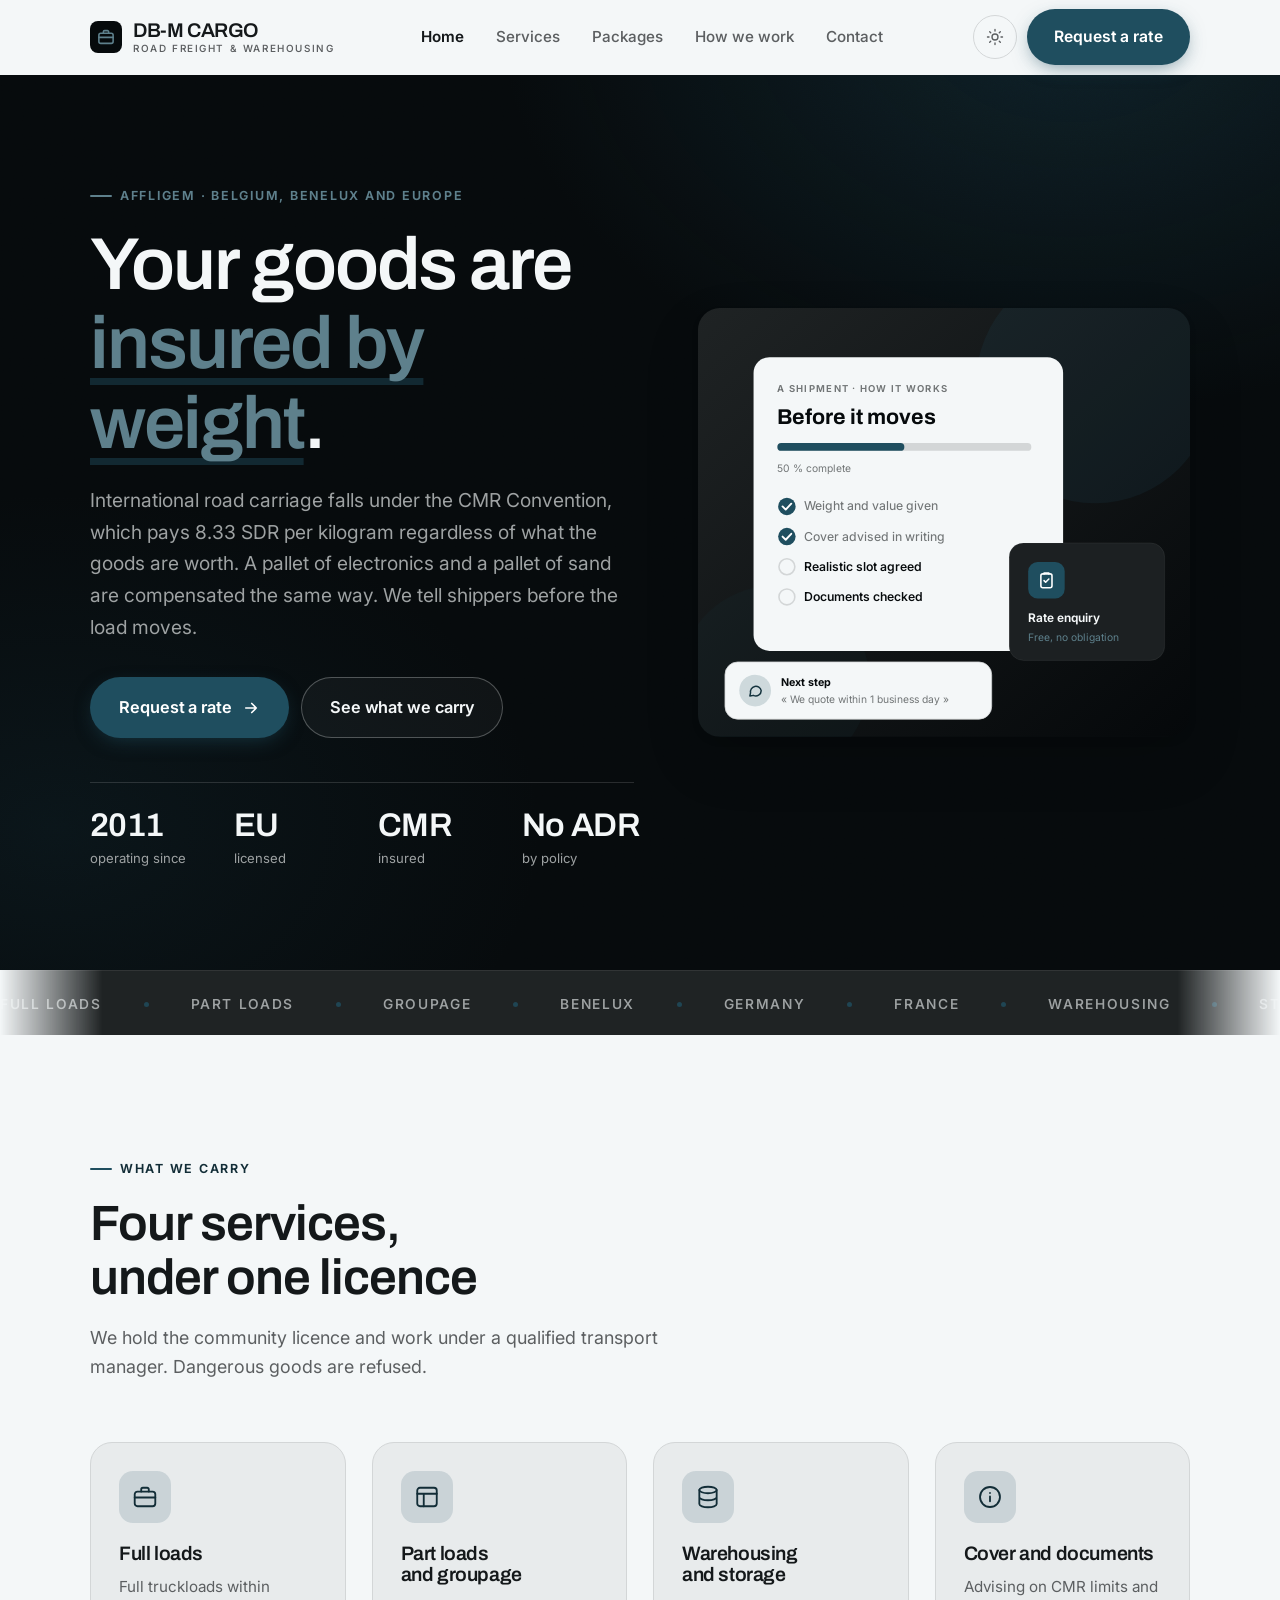
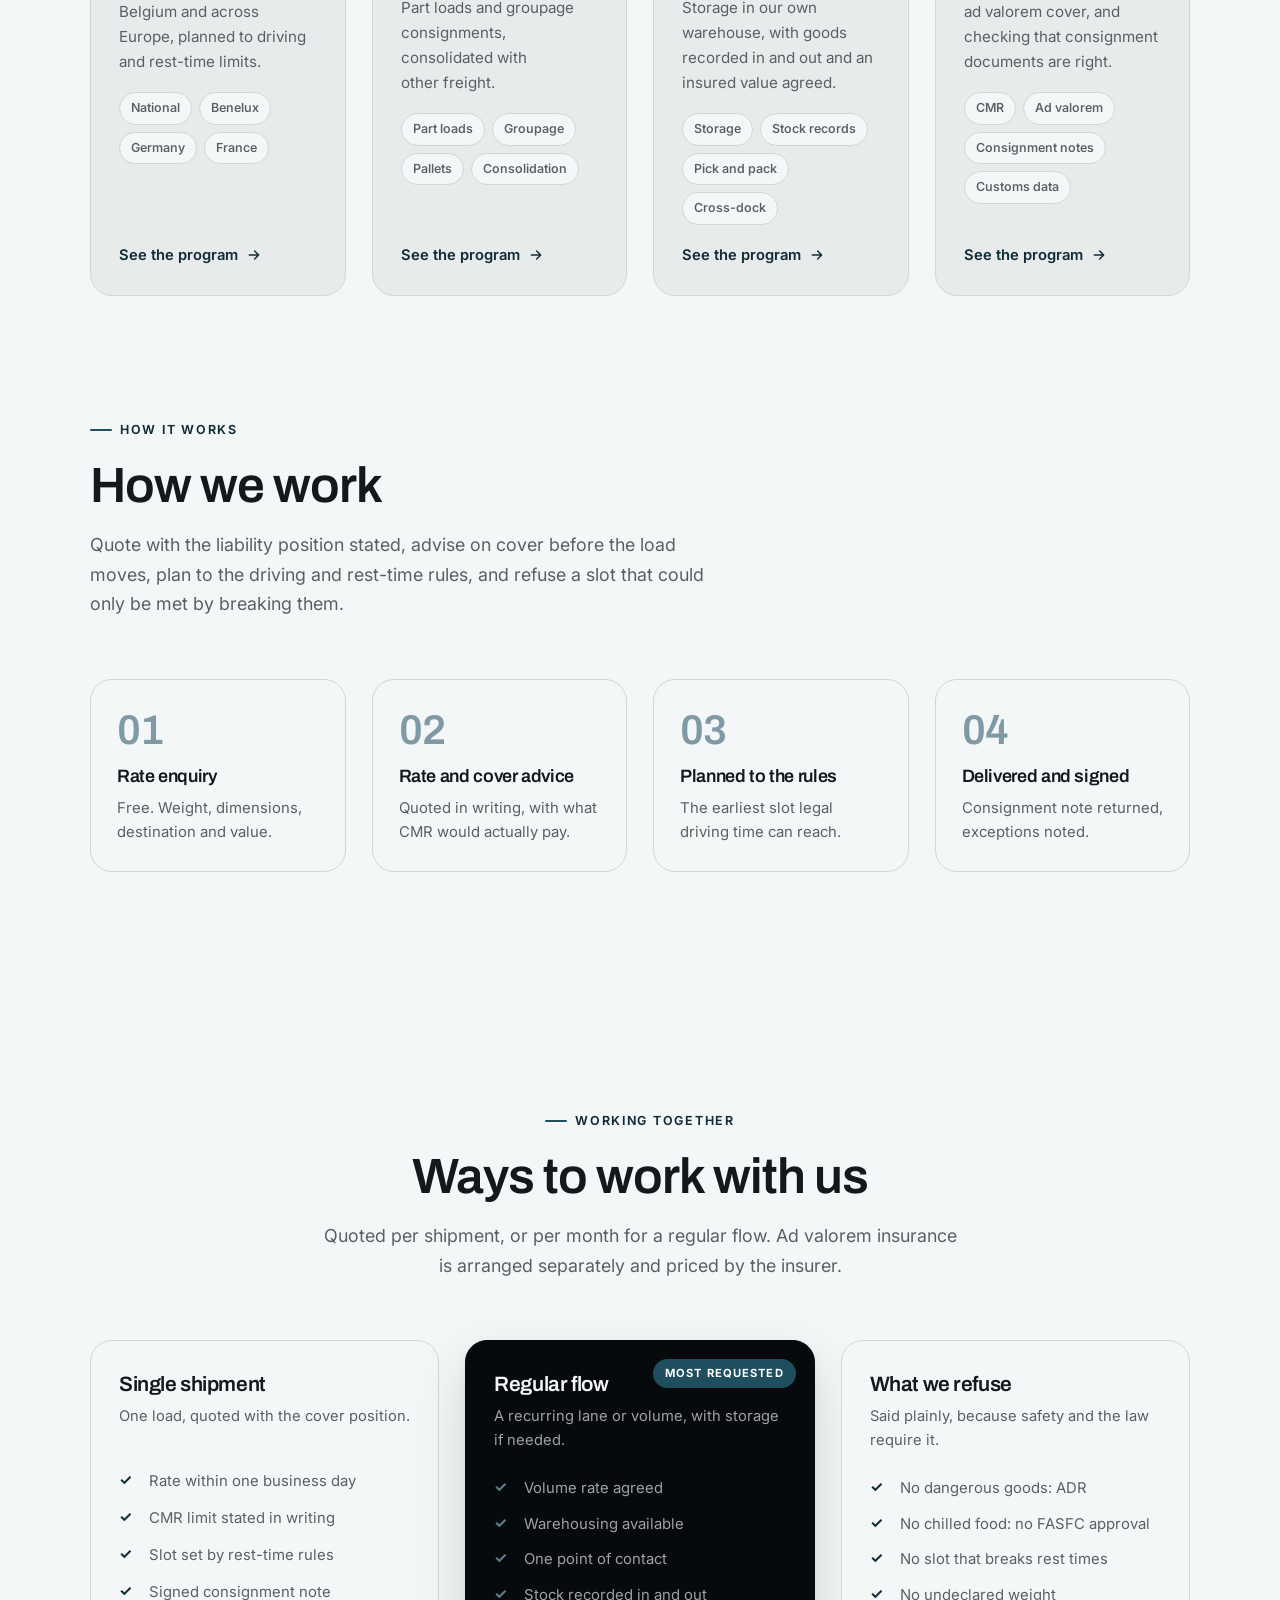
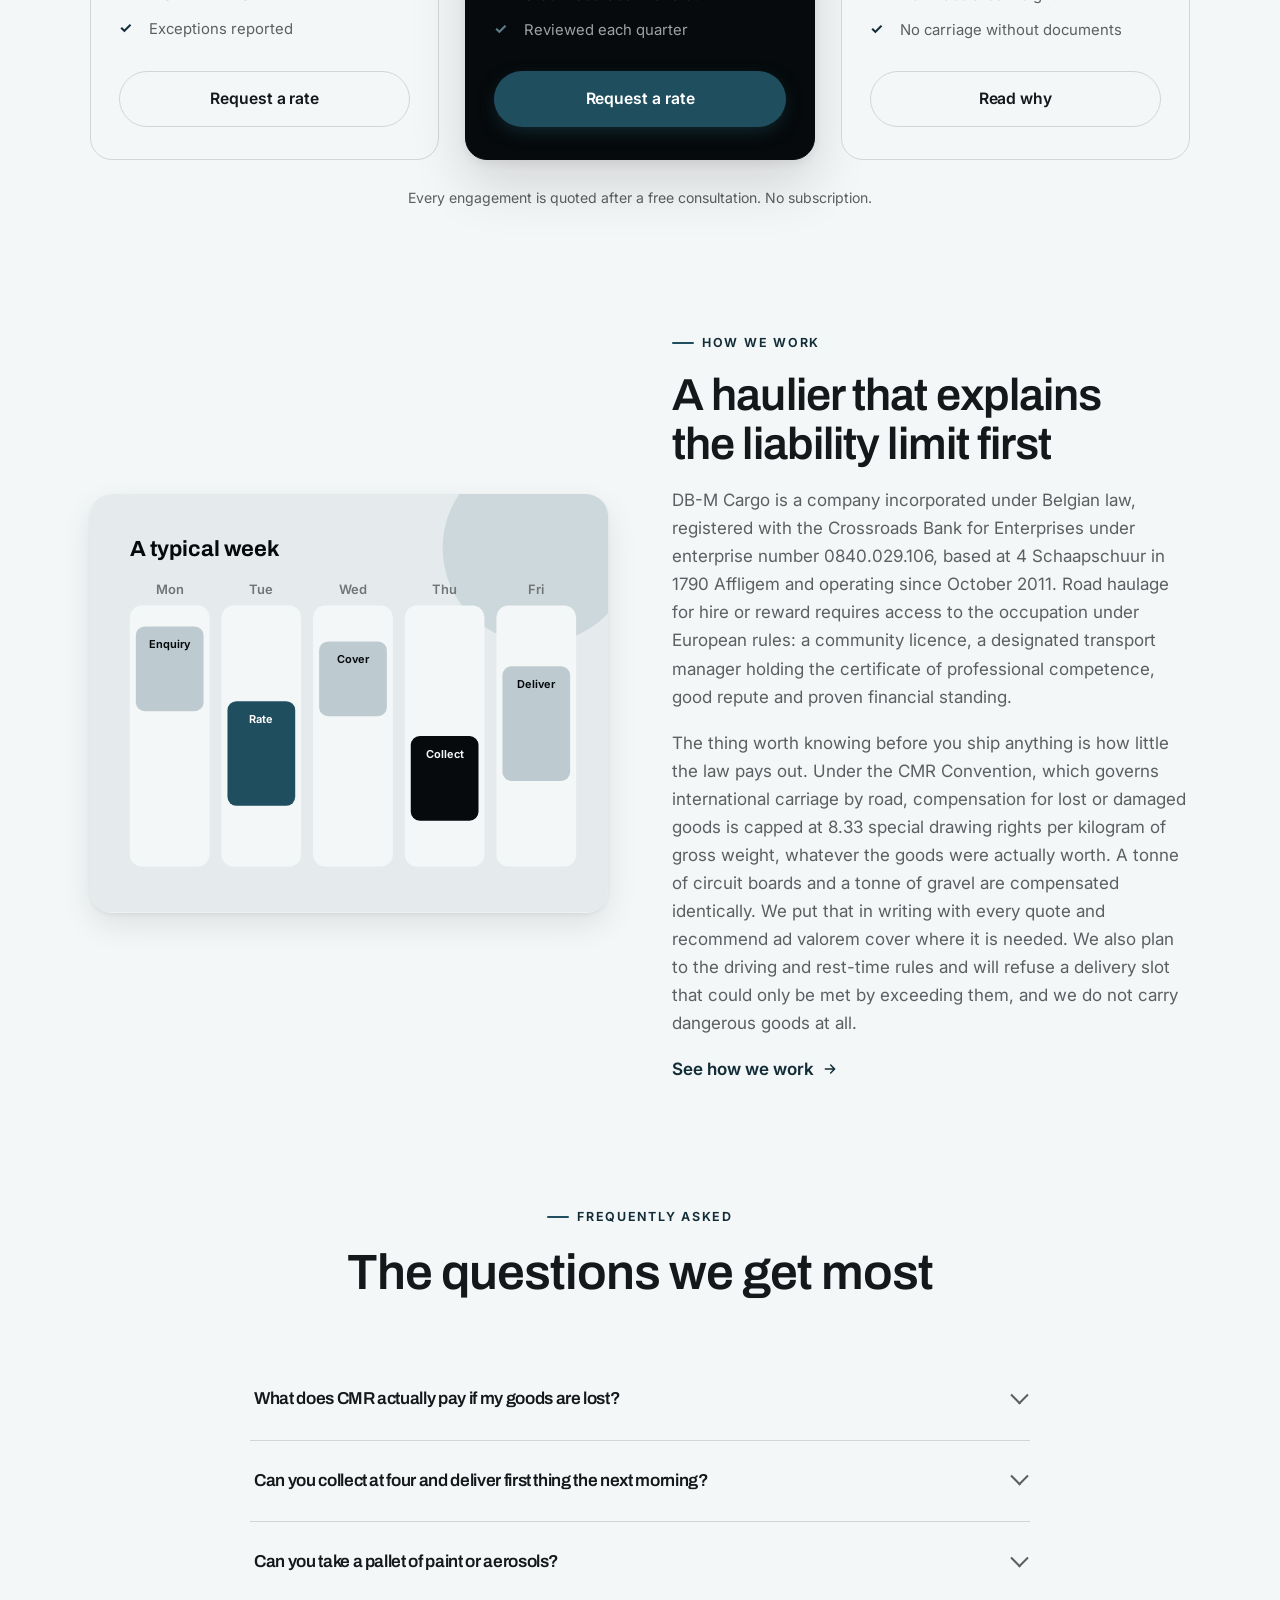
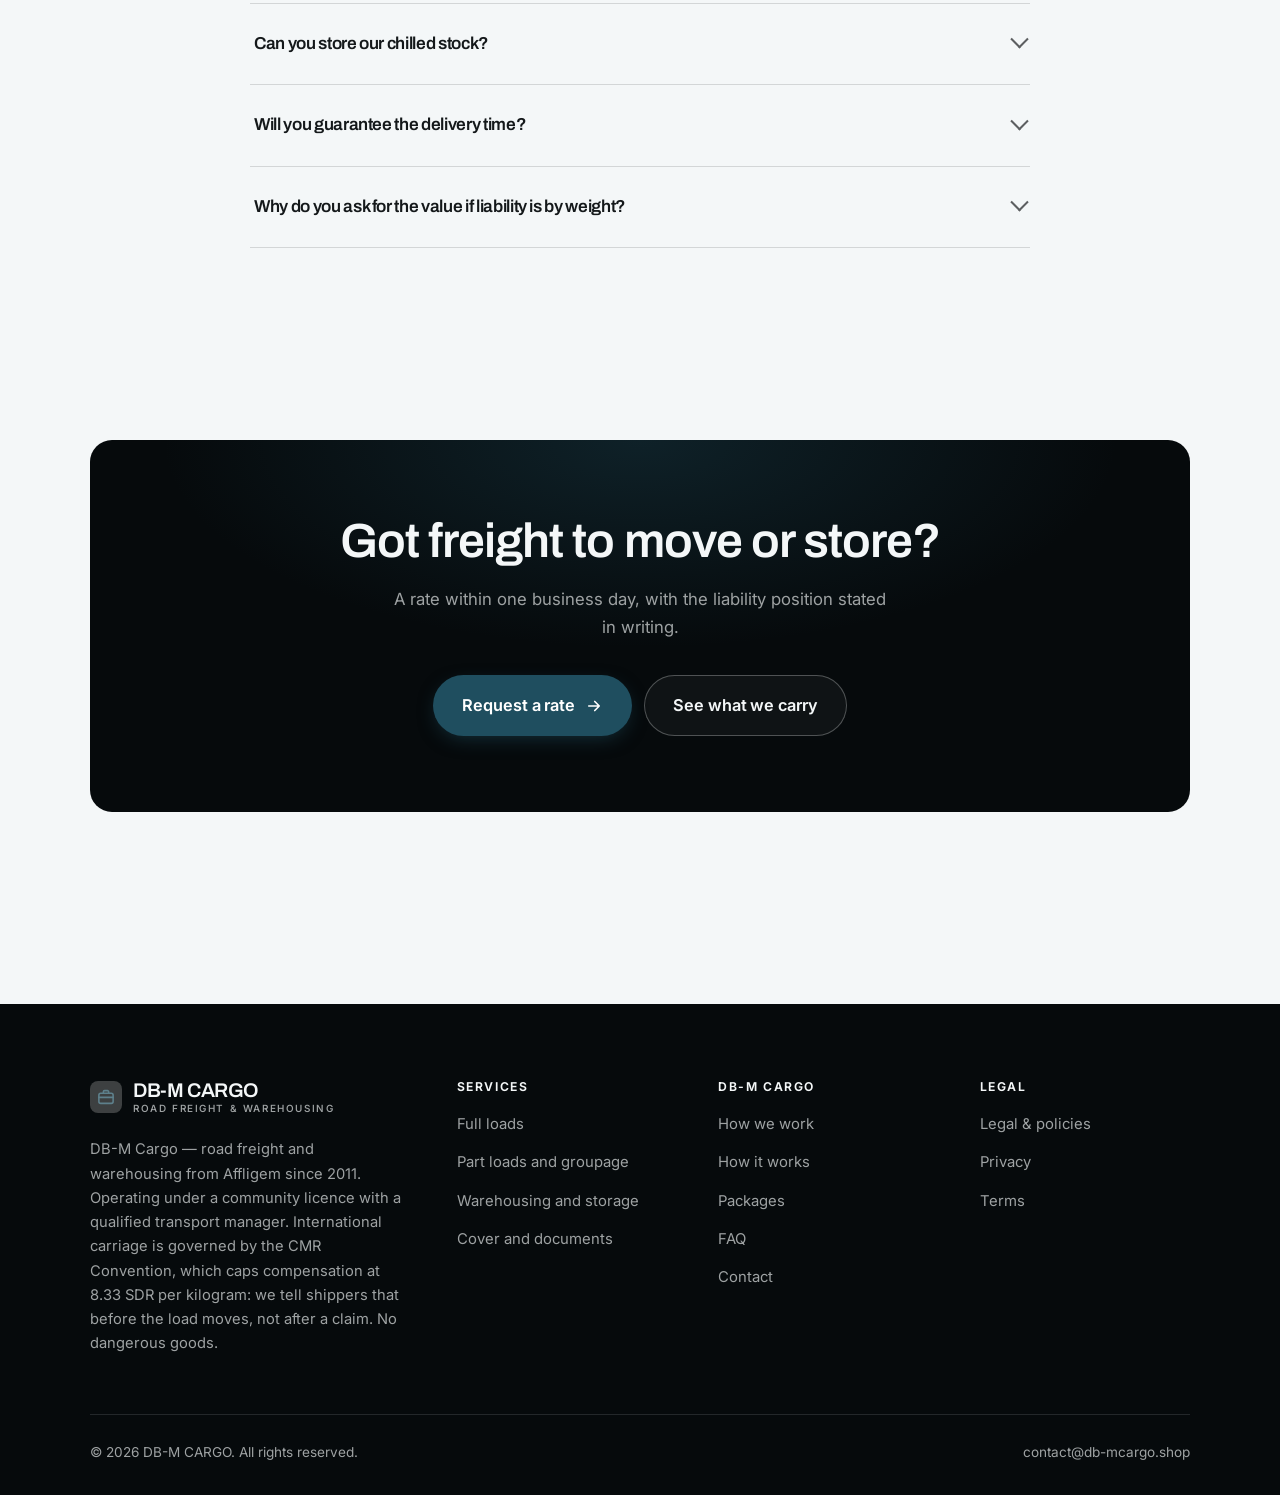
<file: index.html>
<!DOCTYPE html>
<html lang="en" class="no-js">
<head>
<meta charset="utf-8">
<meta name="viewport" content="width=device-width, initial-scale=1">
<title>DB-M Cargo — road freight and warehousing, Affligem</title>
<meta name="description" content="DB-M Cargo, a road freight and warehousing operator in Affligem since 2011: national and international haulage, groupage, and storage.">
<link rel="canonical" href="https://db-mcargo.shop/">

<meta property="og:type" content="website">
<meta property="og:url" content="https://db-mcargo.shop/">
<meta property="og:site_name" content="DB-M CARGO">
<meta property="og:locale" content="en_US">
<meta property="og:title" content="DB-M Cargo — road freight and warehousing, Affligem">
<meta property="og:description" content="DB-M Cargo, a road freight and warehousing operator in Affligem since 2011: national and international haulage, groupage, and storage.">
<meta name="theme-color" content="#060a0c">

<link rel="icon" href="assets/img/favicon.svg" type="image/svg+xml">
<link rel="preconnect" href="https://fonts.googleapis.com">
<link rel="preconnect" href="https://fonts.gstatic.com" crossorigin>
<link rel="stylesheet" href="https://fonts.googleapis.com/css2?family=Archivo:wght@400;500;600;700&family=Inter:wght@400..700&display=swap">
<link rel="stylesheet" href="assets/css/style.css">

<!-- Thème appliqué avant le premier rendu (évite le flash) -->
<script>
document.documentElement.classList.remove('no-js');
(function(){try{var t=localStorage.getItem('site-theme');if(t){document.documentElement.setAttribute('data-theme',t);}}catch(e){}})();
</script>
<script type="application/ld+json">
{
  "@context": "https://schema.org",
  "@type": "Organization",
  "name": "DB-M CARGO",
  "url": "https://db-mcargo.shop/",
  "email": "contact@db-mcargo.shop",
  "description": "DB-M Cargo, a road freight and warehousing operator in Affligem since 2011: national and international haulage, groupage, and storage.",
  "areaServed": "US",
  "knowsLanguage": "en"
}
</script>
</head>

<body>
<a class="skip-link" href="#main">Skip to main content</a>

<header class="site-header">
  <nav class="wrap nav" aria-label="Main navigation">
    <a class="brand" href="index.html">
      <svg class="brand__mark" viewBox="0 0 64 64" aria-hidden="true">
        <rect class="bm-bg" width="64" height="64" rx="16"/>
        <g class="bm-ic" transform="translate(14 14) scale(1.5)" fill="none" stroke-width="2.1" stroke-linecap="round" stroke-linejoin="round"><rect x="2.5" y="7" width="19" height="13.5" rx="2.5"/><path d="M8.5 7V5a1.5 1.5 0 0 1 1.5-1.5h4A1.5 1.5 0 0 1 15.5 5v2M2.5 12.5h19"/></g>
      </svg>
      <span>DB-M CARGO<span class="brand__sub">ROAD FREIGHT &amp; WAREHOUSING</span></span>
    </a>

    <ul class="nav__links" id="nav-links">
      <li><a href="index.html" aria-current="page">Home</a></li>
      <li><a href="programs.html">Services</a></li>
      <li><a href="index.html#pricing">Packages</a></li>
      <li><a href="about.html">How we work</a></li>
      <li><a href="contact.html">Contact</a></li>
      <li><a class="btn btn--primary" href="contact.html">Request a rate</a></li>
    </ul>

    <div class="nav__cta">
      <button class="theme-toggle" type="button" aria-label="Switch to dark theme">
        <svg class="icon-sun" viewBox="0 0 24 24" fill="none" stroke="currentColor" stroke-width="1.8" stroke-linecap="round" aria-hidden="true"><circle cx="12" cy="12" r="4"/><path d="M12 2v2m0 16v2M2 12h2m16 0h2M4.9 4.9l1.4 1.4m11.4 11.4 1.4 1.4M19.1 4.9l-1.4 1.4M6.3 17.7l-1.4 1.4"/></svg>
        <svg class="icon-moon" viewBox="0 0 24 24" fill="none" stroke="currentColor" stroke-width="1.8" stroke-linecap="round" stroke-linejoin="round" aria-hidden="true"><path d="M21 12.8A9 9 0 1 1 11.2 3a7 7 0 0 0 9.8 9.8z"/></svg>
      </button>
      <a class="btn btn--primary" href="contact.html">Request a rate</a>
      <button class="nav__toggle" type="button" aria-expanded="false" aria-controls="nav-links" aria-label="Open menu">
        <svg class="icon-open" viewBox="0 0 24 24" fill="none" stroke="currentColor" stroke-width="2" stroke-linecap="round" aria-hidden="true"><path d="M3 6h18M3 12h18M3 18h18"/></svg>
        <svg class="icon-close" viewBox="0 0 24 24" fill="none" stroke="currentColor" stroke-width="2" stroke-linecap="round" aria-hidden="true"><path d="M6 6l12 12M18 6L6 18"/></svg>
      </button>
    </div>
  </nav>
</header>

<main id="main">

<section class="hero">
  <div class="wrap hero__inner">
    <div>
      <span class="eyebrow hero__eyebrow">Affligem · Belgium, Benelux and Europe</span>
      <h1>Your goods are<br> <em>insured by weight</em>.</h1>
      <p class="hero__lede">International road carriage falls under the CMR Convention, which pays 8.33 SDR per kilogram regardless of what the goods are worth. A pallet of electronics and a pallet of sand are compensated the same way. We tell shippers before the load moves.</p>

      <div class="hero__actions">
        <a class="btn btn--primary btn--lg" href="contact.html">Request a rate <svg viewBox="0 0 24 24" fill="none" stroke="currentColor" stroke-width="2.2" stroke-linecap="round" stroke-linejoin="round" aria-hidden="true"><path d="M5 12h14M13 6l6 6-6 6"/></svg></a>
        <a class="btn btn--on-dark btn--lg" href="programs.html">See what we carry</a>
      </div>

      <ul class="hero__proof">
        <li><span class="stat__num">2011</span><span class="stat__label">operating since</span></li>
        <li><span class="stat__num">EU</span><span class="stat__label">licensed</span></li>
        <li><span class="stat__num">CMR</span><span class="stat__label">insured</span></li>
        <li><span class="stat__num">No ADR</span><span class="stat__label">by policy</span></li>
      </ul>
    </div>

    <div class="hero__art">
      <svg viewBox="0 0 620 540" role="img" aria-label="How a shipment with DB-M Cargo works, from rate enquiry to cover advised in writing.">
        <defs>
          <linearGradient id="hbg" x1="0" y1="0" x2="1" y2="1">
            <stop offset="0" stop-color="#1f2324"/><stop offset="1" stop-color="#05080a"/>
          </linearGradient>
        </defs>
        <rect width="620" height="540" rx="22" fill="url(#hbg)"/>
        <circle cx="500" cy="96" r="150" fill="#1f4e5f" opacity=".16"/>
        <circle cx="96" cy="470" r="120" fill="#1f4e5f" opacity=".08"/>

        <g style="font-family: var(--font-body)">
          <!-- Carte programme -->
          <rect x="70" y="62" width="390" height="370" rx="20" fill="#f4f7f8"/>
          <text x="100" y="106" font-size="12" font-weight="650" letter-spacing="1.6" fill="#717576">A SHIPMENT · HOW IT WORKS</text>
          <text x="100" y="146" font-size="27" font-weight="700" fill="#060a0c" style="font-family: var(--font-display)">Before it moves</text>
          <rect x="100" y="170" width="320" height="10" rx="5" fill="#d3d6d7"/>
          <rect x="100" y="170" width="160" height="10" rx="5" fill="#1f4e5f"/>
          <text x="100" y="206" font-size="13" fill="#717576">50 % complete</text>
          <circle cx="112" cy="250" r="11" fill="#1f4e5f"/><path d="M106.5 250l4 4 7-7.5" fill="none" stroke="#ffffff" stroke-width="2.4" stroke-linecap="round" stroke-linejoin="round"/><text x="134" y="255" font-size="15.5" fill="#717576" font-weight="450">Weight and value given</text>
          <circle cx="112" cy="288" r="11" fill="#1f4e5f"/><path d="M106.5 288l4 4 7-7.5" fill="none" stroke="#ffffff" stroke-width="2.4" stroke-linecap="round" stroke-linejoin="round"/><text x="134" y="293" font-size="15.5" fill="#717576" font-weight="450">Cover advised in writing</text>
          <circle cx="112" cy="326" r="10" fill="none" stroke="#d3d6d7" stroke-width="2"/><text x="134" y="331" font-size="15.5" fill="#060a0c" font-weight="560">Realistic slot agreed</text>
          <circle cx="112" cy="364" r="10" fill="none" stroke="#d3d6d7" stroke-width="2"/><text x="134" y="369" font-size="15.5" fill="#060a0c" font-weight="560">Documents checked</text>

          <!-- Carte séance -->
          <rect x="392" y="296" width="196" height="148" rx="18" fill="#1c2022" stroke="#ffffff" stroke-opacity=".08"/>
          <rect x="416" y="320" width="46" height="46" rx="12" fill="#1f4e5f"/>
          <g transform="translate(427 331)" fill="none" stroke="#ffffff" color="#ffffff" stroke-width="2" stroke-linecap="round" stroke-linejoin="round"><rect x="5" y="4" width="14" height="17.5" rx="2.5"/><path d="M9 4V3h6v1M9 12.5l2 2 4-4"/></g>
          <text x="416" y="396" font-size="15" font-weight="650" fill="#f4f7f8">Rate enquiry</text>
          <text x="416" y="420" font-size="13" fill="#5e808c">Free, no obligation</text>

          <!-- Retour du coach -->
          <rect x="34" y="446" width="336" height="72" rx="16" fill="#f4f7f8" stroke="#d3d6d7"/>
          <circle cx="72" cy="482" r="20" fill="#ced9dc"/>
          <g transform="translate(62 472) scale(.84)" fill="none" stroke="#14333e" stroke-width="2.2" stroke-linecap="round" stroke-linejoin="round"><path d="M21 12a8 8 0 0 1-11.6 7.1L4 20l1-4.6A8 8 0 1 1 21 12z"/></g>
          <text x="104" y="476" font-size="13.5" font-weight="700" fill="#060a0c">Next step</text>
          <text x="104" y="498" font-size="13" fill="#717576">« We quote within 1 business day »</text>
        </g>
      </svg>
    </div>
  </div>
</section>

<div class="marquee" aria-hidden="true">
  <div class="marquee__track"><span>Full loads</span><span>Part loads</span><span>Groupage</span><span>Benelux</span><span>Germany</span><span>France</span><span>Warehousing</span><span>Stock in and out</span><span>CMR cover advised</span><span>No dangerous goods</span><span>Full loads</span><span>Part loads</span><span>Groupage</span><span>Benelux</span><span>Germany</span><span>France</span><span>Warehousing</span><span>Stock in and out</span><span>CMR cover advised</span><span>No dangerous goods</span></div>
</div>

<section class="section wrap" id="programs">
  <div class="section-head reveal">
    <span class="eyebrow">What we carry</span>
    <h2>Four services, under one licence</h2>
    <p>We hold the community licence and work under a qualified transport manager. Dangerous goods are refused.</p>
  </div>
  <div class="grid grid--4 reveal-group">
    <a class="card" href="programs.html#fullload">
      <div class="card__icon"><svg viewBox="0 0 24 24" fill="none" stroke="currentColor" stroke-width="1.7" stroke-linecap="round" stroke-linejoin="round" aria-hidden="true"><rect x="2.5" y="7" width="19" height="13.5" rx="2.5"/><path d="M8.5 7V5a1.5 1.5 0 0 1 1.5-1.5h4A1.5 1.5 0 0 1 15.5 5v2M2.5 12.5h19"/></svg></div>
      <h3>Full loads</h3>
      <p>Full truckloads within Belgium and across Europe, planned to driving and rest-time limits.</p>
      <ul class="tags"><li>National</li><li>Benelux</li><li>Germany</li><li>France</li></ul>
      <span class="arrow-link">See the program <svg viewBox="0 0 24 24" fill="none" stroke="currentColor" stroke-width="2.2" stroke-linecap="round" stroke-linejoin="round" aria-hidden="true"><path d="M5 12h14M13 6l6 6-6 6"/></svg></span>
    </a>
    <a class="card" href="programs.html#partload">
      <div class="card__icon"><svg viewBox="0 0 24 24" fill="none" stroke="currentColor" stroke-width="1.7" stroke-linecap="round" stroke-linejoin="round" aria-hidden="true"><rect x="3" y="3.5" width="18" height="17" rx="2.5"/><path d="M3 9h18M9 9v11.5"/></svg></div>
      <h3>Part loads and groupage</h3>
      <p>Part loads and groupage consignments, consolidated with other freight.</p>
      <ul class="tags"><li>Part loads</li><li>Groupage</li><li>Pallets</li><li>Consolidation</li></ul>
      <span class="arrow-link">See the program <svg viewBox="0 0 24 24" fill="none" stroke="currentColor" stroke-width="2.2" stroke-linecap="round" stroke-linejoin="round" aria-hidden="true"><path d="M5 12h14M13 6l6 6-6 6"/></svg></span>
    </a>
    <a class="card" href="programs.html#warehousing">
      <div class="card__icon"><svg viewBox="0 0 24 24" fill="none" stroke="currentColor" stroke-width="1.7" stroke-linecap="round" stroke-linejoin="round" aria-hidden="true"><ellipse cx="12" cy="5.5" rx="8" ry="3"/><path d="M4 5.5v13c0 1.7 3.6 3 8 3s8-1.3 8-3v-13M4 12c0 1.7 3.6 3 8 3s8-1.3 8-3"/></svg></div>
      <h3>Warehousing and storage</h3>
      <p>Storage in our own warehouse, with goods recorded in and out and an insured value agreed.</p>
      <ul class="tags"><li>Storage</li><li>Stock records</li><li>Pick and pack</li><li>Cross-dock</li></ul>
      <span class="arrow-link">See the program <svg viewBox="0 0 24 24" fill="none" stroke="currentColor" stroke-width="2.2" stroke-linecap="round" stroke-linejoin="round" aria-hidden="true"><path d="M5 12h14M13 6l6 6-6 6"/></svg></span>
    </a>
    <a class="card" href="programs.html#advice">
      <div class="card__icon"><svg viewBox="0 0 24 24" fill="none" stroke="currentColor" stroke-width="1.7" stroke-linecap="round" stroke-linejoin="round" aria-hidden="true"><circle cx="12" cy="12" r="9.2"/><path d="M12 16v-4.5M12 8.2v.1"/></svg></div>
      <h3>Cover and documents</h3>
      <p>Advising on CMR limits and ad valorem cover, and checking that consignment documents are right.</p>
      <ul class="tags"><li>CMR</li><li>Ad valorem</li><li>Consignment notes</li><li>Customs data</li></ul>
      <span class="arrow-link">See the program <svg viewBox="0 0 24 24" fill="none" stroke="currentColor" stroke-width="2.2" stroke-linecap="round" stroke-linejoin="round" aria-hidden="true"><path d="M5 12h14M13 6l6 6-6 6"/></svg></span>
    </a>
  </div>
</section>

<section class="section section--flush wrap" id="how-it-works">
  <div class="section-head reveal">
    <span class="eyebrow">How it works</span>
    <h2>How we work</h2>
    <p>Quote with the liability position stated, advise on cover before the load moves, plan to the driving and rest-time rules, and refuse a slot that could only be met by breaking them.</p>
  </div>
  <div class="grid grid--4 steps reveal-group">
    <article class="step">
      <h3>Rate enquiry</h3>
      <p>Free. Weight, dimensions, destination and value.</p>
    </article>
    <article class="step">
      <h3>Rate and cover advice</h3>
      <p>Quoted in writing, with what CMR would actually pay.</p>
    </article>
    <article class="step">
      <h3>Planned to the rules</h3>
      <p>The earliest slot legal driving time can reach.</p>
    </article>
    <article class="step">
      <h3>Delivered and signed</h3>
      <p>Consignment note returned, exceptions noted.</p>
    </article>
  </div>
</section>

<section class="section wrap" id="pricing">
  <div class="section-head section-head--center reveal">
    <span class="eyebrow">Working together</span>
    <h2>Ways to work with us</h2>
    <p>Quoted per shipment, or per month for a regular flow. Ad valorem insurance is arranged separately and priced by the insurer.</p>
  </div>
  <div class="grid grid--3 plans reveal-group">
    <article class="plan">
      
      <h3>Single shipment</h3>
      <p class="plan__desc">One load, quoted with the cover position.</p>
      
      <ul class="plan__features">
        <li>Rate within one business day</li>
        <li>CMR limit stated in writing</li>
        <li>Slot set by rest-time rules</li>
        <li>Signed consignment note</li>
        <li>Exceptions reported</li>
      </ul>
      <a class="btn btn--ghost btn--block" href="contact.html">Request a rate</a>
    </article>
    <article class="plan plan--featured">
      <span class="plan__tag">Most requested</span>
      <h3>Regular flow</h3>
      <p class="plan__desc">A recurring lane or volume, with storage if needed.</p>
      
      <ul class="plan__features">
        <li>Volume rate agreed</li>
        <li>Warehousing available</li>
        <li>One point of contact</li>
        <li>Stock recorded in and out</li>
        <li>Reviewed each quarter</li>
      </ul>
      <a class="btn btn--primary btn--block" href="contact.html">Request a rate</a>
    </article>
    <article class="plan">
      
      <h3>What we refuse</h3>
      <p class="plan__desc">Said plainly, because safety and the law require it.</p>
      
      <ul class="plan__features">
        <li>No dangerous goods: ADR</li>
        <li>No chilled food: no FASFC approval</li>
        <li>No slot that breaks rest times</li>
        <li>No undeclared weight</li>
        <li>No carriage without documents</li>
      </ul>
      <a class="btn btn--ghost btn--block" href="contact.html">Read why</a>
    </article>
  </div>
  <p class="plans-note">Every engagement is quoted after a free consultation. No subscription.</p>
</section>

<section class="section section--flush wrap">
  <div class="split reveal">
    <div class="split__art">
      <svg viewBox="0 0 520 420" role="img" aria-label="Example of a typical week: Enquiry, Rate, Cover, Collect, Deliver.">
        <rect width="520" height="420" rx="20" fill="#e5ebed"/>
        <circle cx="450" cy="54" r="96" fill="#1f4e5f" opacity=".12"/>
        <g style="font-family: var(--font-body)">
        <text x="40" y="62" font-size="22" font-weight="700" fill="#060a0c" style="font-family: var(--font-display)">A typical week</text>
        <text x="80" y="100" text-anchor="middle" font-size="13" font-weight="600" fill="#717576">Mon</text>
        <rect x="40" y="112" width="80" height="262" rx="12" fill="#f4f7f8"/>
        <rect x="46" y="133" width="68" height="85" rx="9" fill="#bdcbd0"/>
        <text x="80" y="155" text-anchor="middle" font-size="11" font-weight="650" fill="#060a0c">Enquiry</text>
        <text x="172" y="100" text-anchor="middle" font-size="13" font-weight="600" fill="#717576">Tue</text>
        <rect x="132" y="112" width="80" height="262" rx="12" fill="#f4f7f8"/>
        <rect x="138" y="208" width="68" height="105" rx="9" fill="#1f4e5f"/>
        <text x="172" y="230" text-anchor="middle" font-size="11" font-weight="650" fill="#ffffff">Rate</text>
        <text x="264" y="100" text-anchor="middle" font-size="13" font-weight="600" fill="#717576">Wed</text>
        <rect x="224" y="112" width="80" height="262" rx="12" fill="#f4f7f8"/>
        <rect x="230" y="148" width="68" height="75" rx="9" fill="#bdcbd0"/>
        <text x="264" y="170" text-anchor="middle" font-size="11" font-weight="650" fill="#060a0c">Cover</text>
        <text x="356" y="100" text-anchor="middle" font-size="13" font-weight="600" fill="#717576">Thu</text>
        <rect x="316" y="112" width="80" height="262" rx="12" fill="#f4f7f8"/>
        <rect x="322" y="243" width="68" height="85" rx="9" fill="#060a0c"/>
        <text x="356" y="265" text-anchor="middle" font-size="11" font-weight="650" fill="#f4f7f8">Collect</text>
        <text x="448" y="100" text-anchor="middle" font-size="13" font-weight="600" fill="#717576">Fri</text>
        <rect x="408" y="112" width="80" height="262" rx="12" fill="#f4f7f8"/>
        <rect x="414" y="173" width="68" height="115" rx="9" fill="#bdcbd0"/>
        <text x="448" y="195" text-anchor="middle" font-size="11" font-weight="650" fill="#060a0c">Deliver</text>
        </g>
      </svg>
    </div>
    <div>
      <span class="eyebrow">How we work</span>
      <h2>A haulier that explains the liability limit first</h2>
      <p>DB-M Cargo is a company incorporated under Belgian law, registered with the Crossroads Bank for Enterprises under enterprise number 0840.029.106, based at 4 Schaapschuur in 1790 Affligem and operating since October 2011. Road haulage for hire or reward requires access to the occupation under European rules: a community licence, a designated transport manager holding the certificate of professional competence, good repute and proven financial standing.</p>
      <p>The thing worth knowing before you ship anything is how little the law pays out. Under the CMR Convention, which governs international carriage by road, compensation for lost or damaged goods is capped at 8.33 special drawing rights per kilogram of gross weight, whatever the goods were actually worth. A tonne of circuit boards and a tonne of gravel are compensated identically. We put that in writing with every quote and recommend ad valorem cover where it is needed. We also plan to the driving and rest-time rules and will refuse a delivery slot that could only be met by exceeding them, and we do not carry dangerous goods at all.</p>
      <p><a class="arrow-link" href="about.html">See how we work <svg viewBox="0 0 24 24" fill="none" stroke="currentColor" stroke-width="2.2" stroke-linecap="round" stroke-linejoin="round" aria-hidden="true"><path d="M5 12h14M13 6l6 6-6 6"/></svg></a></p>
    </div>
  </div>
</section>

<section class="section section--flush wrap" id="faq">
  <div class="section-head section-head--center reveal">
    <span class="eyebrow">Frequently asked</span>
    <h2>The questions we get most</h2>
  </div>
  <div class="faq reveal">
    <details>
      <summary>What does CMR actually pay if my goods are lost?</summary>
      <p>8.33 special drawing rights per kilogram of gross weight short, plus the carriage charges. That is a weight-based figure with no relation to value, so a light high-value consignment is badly under-compensated. If your goods are worth meaningfully more than that, arrange ad valorem or goods-in-transit cover before they move; we will say so in the quote.</p>
    </details>
    <details>
      <summary>Can you collect at four and deliver first thing the next morning?</summary>
      <p>Only if legal driving and rest times reach it. If they do not, we will tell you the earliest slot that does rather than take the booking and hope. A driver over hours risks a fine and an immobilised vehicle, which turns your urgent load into a much later one.</p>
    </details>
    <details>
      <summary>Can you take a pallet of paint or aerosols?</summary>
      <p>No. Those fall under the ADR rules for dangerous goods and we do not carry them. If a consignment turns out to contain them undeclared it will be refused at loading, because the exposure is not only ours — it travels with every other consignment on the vehicle.</p>
    </details>
    <details>
      <summary>Can you store our chilled stock?</summary>
      <p>No. Temperature-controlled food storage requires authorisation from the Federal Agency for the Safety of the Food Chain, which we do not hold. Ambient warehousing we can do, with an insured value agreed in writing and stock recorded in and out.</p>
    </details>
    <details>
      <summary>Will you guarantee the delivery time?</summary>
      <p>No, and nor can anyone honestly. We commit to the collection and to a realistic transit, and we tell you promptly when something moves. Traffic, weather, border formalities, a customs inspection or a consignee with narrow receiving hours will all delay a vehicle, and none of them are within a haulier's control.</p>
    </details>
    <details>
      <summary>Why do you ask for the value if liability is by weight?</summary>
      <p>Precisely because liability is by weight. Knowing the value is how we work out the gap between what CMR would pay and what you would actually lose, which is the information you need to decide whether to insure. A carrier who never asks is not protecting you from the question.</p>
    </details>
  </div>
</section>

<section class="wrap section--tight">
  <div class="cta-band reveal">
    <h2>Got freight to move or store?</h2>
    <p>A rate within one business day, with the liability position stated in writing.</p>
    <div class="hero__actions">
      <a class="btn btn--primary btn--lg" href="contact.html">Request a rate <svg viewBox="0 0 24 24" fill="none" stroke="currentColor" stroke-width="2.2" stroke-linecap="round" stroke-linejoin="round" aria-hidden="true"><path d="M5 12h14M13 6l6 6-6 6"/></svg></a>
      <a class="btn btn--on-dark btn--lg" href="programs.html">See what we carry</a>
    </div>
  </div>
</section>

</main>

<footer class="site-footer">
  <div class="wrap">
    <div class="footer__grid">
      <div class="footer__brand">
        <a class="brand" href="index.html">
          <svg class="brand__mark" viewBox="0 0 64 64" aria-hidden="true">
        <rect class="bm-bg" width="64" height="64" rx="16"/>
        <g class="bm-ic" transform="translate(14 14) scale(1.5)" fill="none" stroke-width="2.1" stroke-linecap="round" stroke-linejoin="round"><rect x="2.5" y="7" width="19" height="13.5" rx="2.5"/><path d="M8.5 7V5a1.5 1.5 0 0 1 1.5-1.5h4A1.5 1.5 0 0 1 15.5 5v2M2.5 12.5h19"/></g>
      </svg>
          <span>DB-M CARGO<span class="brand__sub">ROAD FREIGHT &amp; WAREHOUSING</span></span>
        </a>
        <p>DB-M Cargo — road freight and warehousing from Affligem since 2011. Operating under a community licence with a qualified transport manager. International carriage is governed by the CMR Convention, which caps compensation at 8.33 SDR per kilogram: we tell shippers that before the load moves, not after a claim. No dangerous goods.</p>
      </div>

      <div class="footer__col">
        <h4>Services</h4>
        <ul>
          <li><a href="programs.html#fullload">Full loads</a></li>
          <li><a href="programs.html#partload">Part loads and groupage</a></li>
          <li><a href="programs.html#warehousing">Warehousing and storage</a></li>
          <li><a href="programs.html#advice">Cover and documents</a></li>
        </ul>
      </div>

      <div class="footer__col">
        <h4>DB-M CARGO</h4>
        <ul>
          <li><a href="about.html">How we work</a></li>
          <li><a href="index.html#how-it-works">How it works</a></li>
          <li><a href="index.html#pricing">Packages</a></li>
          <li><a href="index.html#faq">FAQ</a></li>
          <li><a href="contact.html">Contact</a></li>
        </ul>
      </div>

      <div class="footer__col">
        <h4>Legal</h4>
        <ul>
          <li><a href="legal.html">Legal &amp; policies</a></li>
          <li><a href="legal.html#privacy">Privacy</a></li>
          <li><a href="legal.html#terms">Terms</a></li>
        </ul>
      </div>
    </div>

    <div class="footer__bottom">
      <p>© <span data-year>2026</span> DB-M CARGO. All rights reserved.</p>
      <p><a href="mailto:contact@db-mcargo.shop">contact@db-mcargo.shop</a></p>
    </div>
  </div>
</footer>

<script src="assets/js/main.js" defer></script>
</body>
</html>
</file>
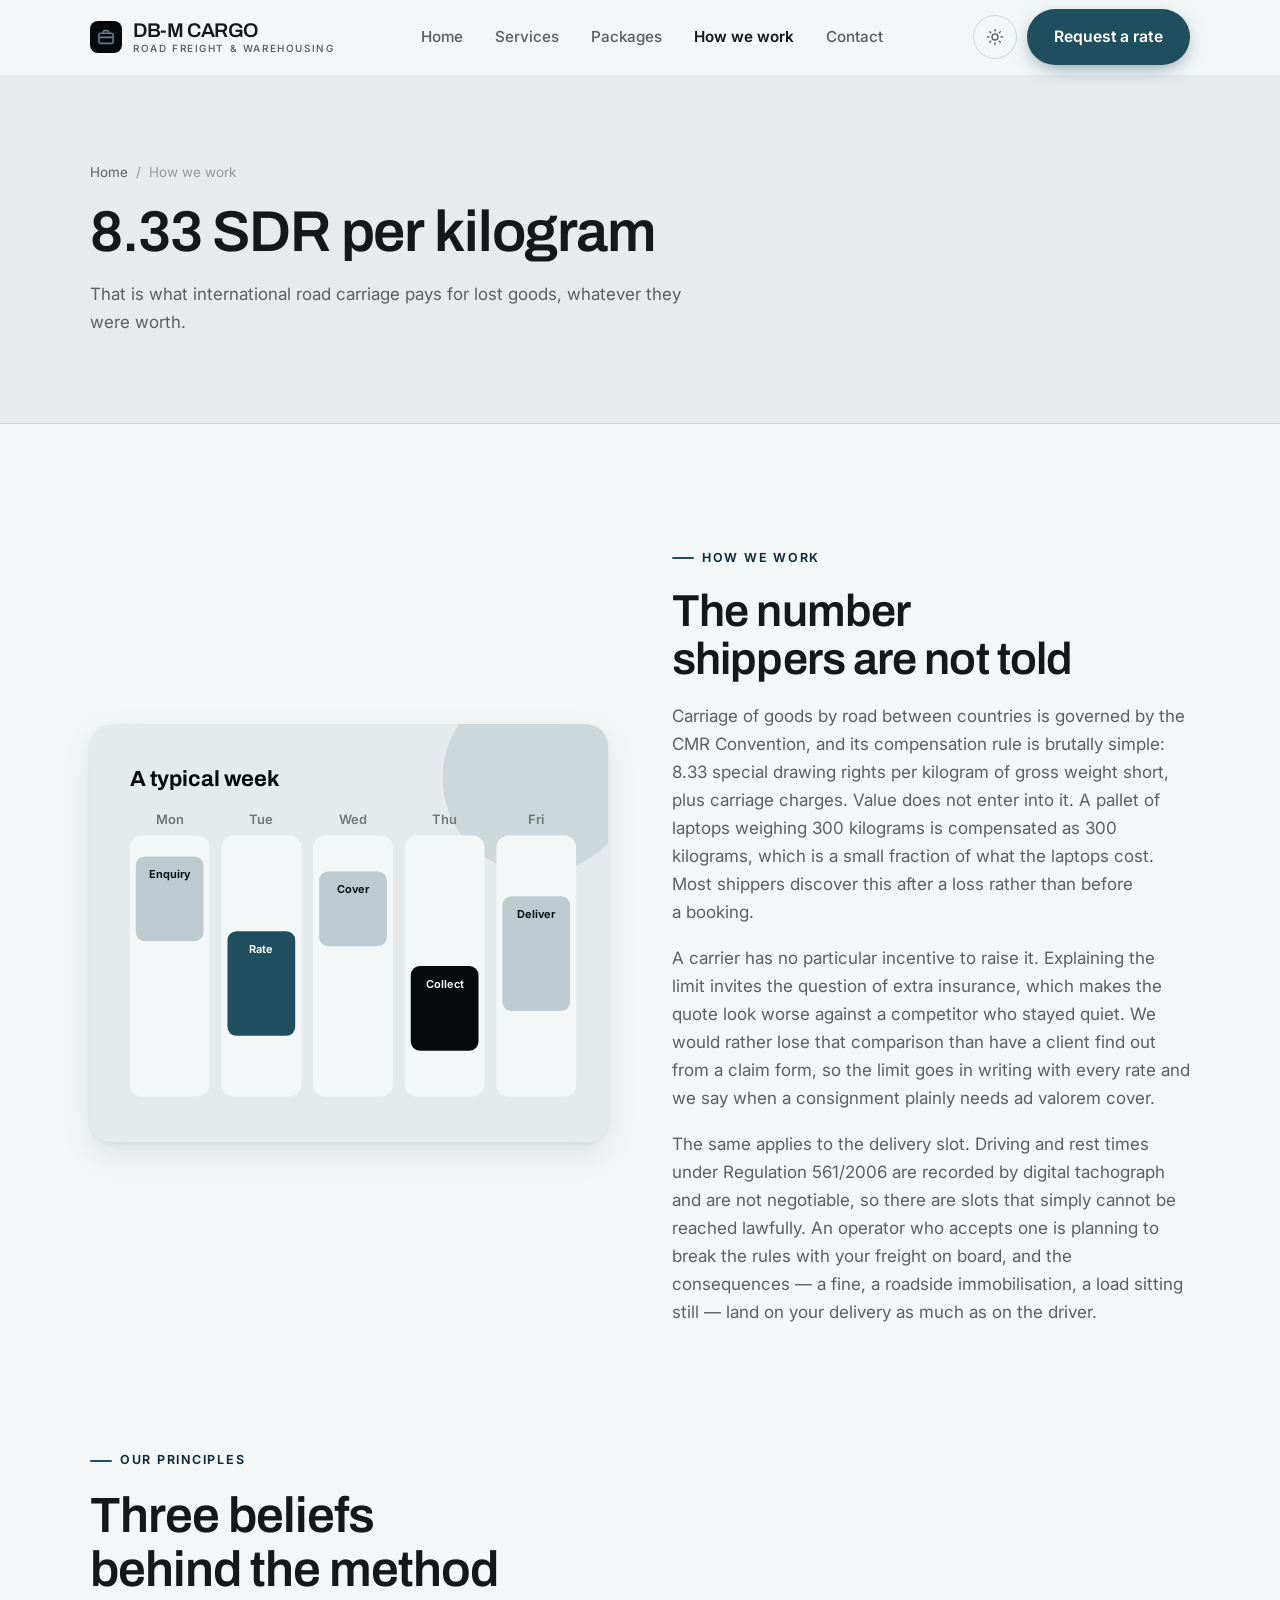
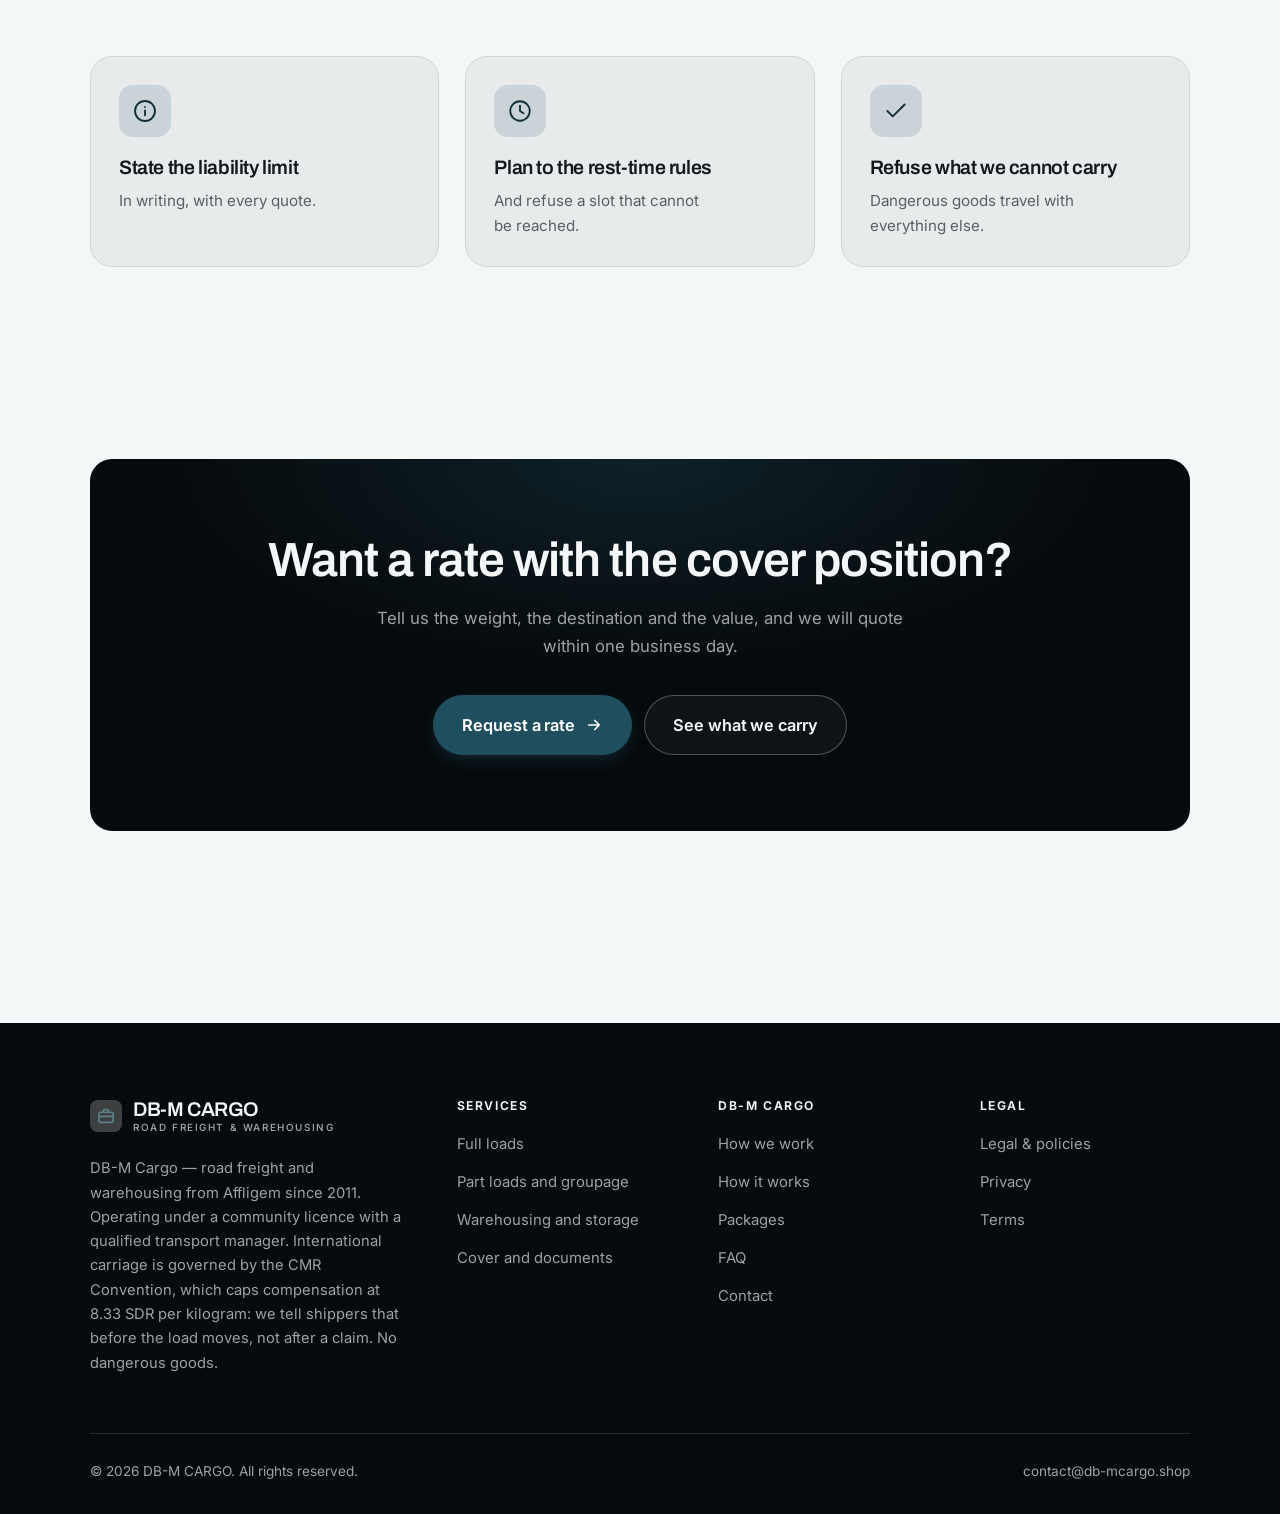
<file: about.html>
<!DOCTYPE html>
<html lang="en" class="no-js">
<head>
<meta charset="utf-8">
<meta name="viewport" content="width=device-width, initial-scale=1">
<title>How we work — DB-M CARGO</title>
<meta name="description" content="About DB-M Cargo, a road freight and warehousing operator in Affligem since 2011, enterprise number 0840.029.106.">
<link rel="canonical" href="https://db-mcargo.shop/about.html">

<meta property="og:type" content="website">
<meta property="og:url" content="https://db-mcargo.shop/about.html">
<meta property="og:site_name" content="DB-M CARGO">
<meta property="og:locale" content="en_US">
<meta property="og:title" content="How we work — DB-M CARGO">
<meta property="og:description" content="About DB-M Cargo, a road freight and warehousing operator in Affligem since 2011, enterprise number 0840.029.106.">
<meta name="theme-color" content="#060a0c">

<link rel="icon" href="assets/img/favicon.svg" type="image/svg+xml">
<link rel="preconnect" href="https://fonts.googleapis.com">
<link rel="preconnect" href="https://fonts.gstatic.com" crossorigin>
<link rel="stylesheet" href="https://fonts.googleapis.com/css2?family=Archivo:wght@400;500;600;700&family=Inter:wght@400..700&display=swap">
<link rel="stylesheet" href="assets/css/style.css">

<!-- Thème appliqué avant le premier rendu (évite le flash) -->
<script>
document.documentElement.classList.remove('no-js');
(function(){try{var t=localStorage.getItem('site-theme');if(t){document.documentElement.setAttribute('data-theme',t);}}catch(e){}})();
</script>
</head>

<body>
<a class="skip-link" href="#main">Skip to main content</a>

<header class="site-header">
  <nav class="wrap nav" aria-label="Main navigation">
    <a class="brand" href="index.html">
      <svg class="brand__mark" viewBox="0 0 64 64" aria-hidden="true">
        <rect class="bm-bg" width="64" height="64" rx="16"/>
        <g class="bm-ic" transform="translate(14 14) scale(1.5)" fill="none" stroke-width="2.1" stroke-linecap="round" stroke-linejoin="round"><rect x="2.5" y="7" width="19" height="13.5" rx="2.5"/><path d="M8.5 7V5a1.5 1.5 0 0 1 1.5-1.5h4A1.5 1.5 0 0 1 15.5 5v2M2.5 12.5h19"/></g>
      </svg>
      <span>DB-M CARGO<span class="brand__sub">ROAD FREIGHT &amp; WAREHOUSING</span></span>
    </a>

    <ul class="nav__links" id="nav-links">
      <li><a href="index.html">Home</a></li>
      <li><a href="programs.html">Services</a></li>
      <li><a href="index.html#pricing">Packages</a></li>
      <li><a href="about.html" aria-current="page">How we work</a></li>
      <li><a href="contact.html">Contact</a></li>
      <li><a class="btn btn--primary" href="contact.html">Request a rate</a></li>
    </ul>

    <div class="nav__cta">
      <button class="theme-toggle" type="button" aria-label="Switch to dark theme">
        <svg class="icon-sun" viewBox="0 0 24 24" fill="none" stroke="currentColor" stroke-width="1.8" stroke-linecap="round" aria-hidden="true"><circle cx="12" cy="12" r="4"/><path d="M12 2v2m0 16v2M2 12h2m16 0h2M4.9 4.9l1.4 1.4m11.4 11.4 1.4 1.4M19.1 4.9l-1.4 1.4M6.3 17.7l-1.4 1.4"/></svg>
        <svg class="icon-moon" viewBox="0 0 24 24" fill="none" stroke="currentColor" stroke-width="1.8" stroke-linecap="round" stroke-linejoin="round" aria-hidden="true"><path d="M21 12.8A9 9 0 1 1 11.2 3a7 7 0 0 0 9.8 9.8z"/></svg>
      </button>
      <a class="btn btn--primary" href="contact.html">Request a rate</a>
      <button class="nav__toggle" type="button" aria-expanded="false" aria-controls="nav-links" aria-label="Open menu">
        <svg class="icon-open" viewBox="0 0 24 24" fill="none" stroke="currentColor" stroke-width="2" stroke-linecap="round" aria-hidden="true"><path d="M3 6h18M3 12h18M3 18h18"/></svg>
        <svg class="icon-close" viewBox="0 0 24 24" fill="none" stroke="currentColor" stroke-width="2" stroke-linecap="round" aria-hidden="true"><path d="M6 6l12 12M18 6L6 18"/></svg>
      </button>
    </div>
  </nav>
</header>

<main id="main">

<section class="page-head">
  <div class="wrap">
    <nav class="breadcrumb" aria-label="Breadcrumb">
      <a href="index.html">Home</a><span>/</span><span aria-current="page">How we work</span>
    </nav>
    <h1>8.33 SDR per kilogram</h1>
    <p>That is what international road carriage pays for lost goods, whatever they were worth.</p>
  </div>
</section>

<section class="section wrap">
  <div class="split reveal">
    <div class="split__art">
      <svg viewBox="0 0 520 420" role="img" aria-label="Example of a typical week: Enquiry, Rate, Cover, Collect, Deliver.">
        <rect width="520" height="420" rx="20" fill="#e5ebed"/>
        <circle cx="450" cy="54" r="96" fill="#1f4e5f" opacity=".12"/>
        <g style="font-family: var(--font-body)">
        <text x="40" y="62" font-size="22" font-weight="700" fill="#060a0c" style="font-family: var(--font-display)">A typical week</text>
        <text x="80" y="100" text-anchor="middle" font-size="13" font-weight="600" fill="#717576">Mon</text>
        <rect x="40" y="112" width="80" height="262" rx="12" fill="#f4f7f8"/>
        <rect x="46" y="133" width="68" height="85" rx="9" fill="#bdcbd0"/>
        <text x="80" y="155" text-anchor="middle" font-size="11" font-weight="650" fill="#060a0c">Enquiry</text>
        <text x="172" y="100" text-anchor="middle" font-size="13" font-weight="600" fill="#717576">Tue</text>
        <rect x="132" y="112" width="80" height="262" rx="12" fill="#f4f7f8"/>
        <rect x="138" y="208" width="68" height="105" rx="9" fill="#1f4e5f"/>
        <text x="172" y="230" text-anchor="middle" font-size="11" font-weight="650" fill="#ffffff">Rate</text>
        <text x="264" y="100" text-anchor="middle" font-size="13" font-weight="600" fill="#717576">Wed</text>
        <rect x="224" y="112" width="80" height="262" rx="12" fill="#f4f7f8"/>
        <rect x="230" y="148" width="68" height="75" rx="9" fill="#bdcbd0"/>
        <text x="264" y="170" text-anchor="middle" font-size="11" font-weight="650" fill="#060a0c">Cover</text>
        <text x="356" y="100" text-anchor="middle" font-size="13" font-weight="600" fill="#717576">Thu</text>
        <rect x="316" y="112" width="80" height="262" rx="12" fill="#f4f7f8"/>
        <rect x="322" y="243" width="68" height="85" rx="9" fill="#060a0c"/>
        <text x="356" y="265" text-anchor="middle" font-size="11" font-weight="650" fill="#f4f7f8">Collect</text>
        <text x="448" y="100" text-anchor="middle" font-size="13" font-weight="600" fill="#717576">Fri</text>
        <rect x="408" y="112" width="80" height="262" rx="12" fill="#f4f7f8"/>
        <rect x="414" y="173" width="68" height="115" rx="9" fill="#bdcbd0"/>
        <text x="448" y="195" text-anchor="middle" font-size="11" font-weight="650" fill="#060a0c">Deliver</text>
        </g>
      </svg>
    </div>
    <div>
      <span class="eyebrow">How we work</span>
      <h2>The number shippers are not told</h2>
      <p>Carriage of goods by road between countries is governed by the CMR Convention, and its compensation rule is brutally simple: 8.33 special drawing rights per kilogram of gross weight short, plus carriage charges. Value does not enter into it. A pallet of laptops weighing 300 kilograms is compensated as 300 kilograms, which is a small fraction of what the laptops cost. Most shippers discover this after a loss rather than before a booking.</p>
      <p>A carrier has no particular incentive to raise it. Explaining the limit invites the question of extra insurance, which makes the quote look worse against a competitor who stayed quiet. We would rather lose that comparison than have a client find out from a claim form, so the limit goes in writing with every rate and we say when a consignment plainly needs ad valorem cover.</p>
      <p>The same applies to the delivery slot. Driving and rest times under Regulation 561/2006 are recorded by digital tachograph and are not negotiable, so there are slots that simply cannot be reached lawfully. An operator who accepts one is planning to break the rules with your freight on board, and the consequences — a fine, a roadside immobilisation, a load sitting still — land on your delivery as much as on the driver.</p>
      <!--
        TO DO: add a short introduction of the coach (name, real background),
        with a photo if possible. Do not invent credentials — see README.md.
      -->
    </div>
  </div>
</section>

<section class="section section--flush wrap">
  <div class="section-head reveal">
    <span class="eyebrow">Our principles</span>
    <h2>Three beliefs behind the method</h2>
  </div>
  <div class="grid grid--3 reveal-group">
    <article class="card">
      <div class="card__icon"><svg viewBox="0 0 24 24" fill="none" stroke="currentColor" stroke-width="1.7" stroke-linecap="round" stroke-linejoin="round" aria-hidden="true"><circle cx="12" cy="12" r="9.2"/><path d="M12 16v-4.5M12 8.2v.1"/></svg></div>
      <h3>State the liability limit</h3>
      <p>In writing, with every quote.</p>
    </article>
    <article class="card">
      <div class="card__icon"><svg viewBox="0 0 24 24" fill="none" stroke="currentColor" stroke-width="1.7" stroke-linecap="round" stroke-linejoin="round" aria-hidden="true"><circle cx="12" cy="12" r="9"/><path d="M12 7v5l3.2 2"/></svg></div>
      <h3>Plan to the rest-time rules</h3>
      <p>And refuse a slot that cannot be reached.</p>
    </article>
    <article class="card">
      <div class="card__icon"><svg viewBox="0 0 24 24" fill="none" stroke="currentColor" stroke-width="1.7" stroke-linecap="round" stroke-linejoin="round" aria-hidden="true"><path d="M20 6 9 17l-5-5"/></svg></div>
      <h3>Refuse what we cannot carry</h3>
      <p>Dangerous goods travel with everything else.</p>
    </article>
  </div>
</section>

<section class="wrap section--tight">
  <div class="cta-band reveal">
    <h2>Want a rate with the cover position?</h2>
    <p>Tell us the weight, the destination and the value, and we will quote within one business day.</p>
    <div class="hero__actions">
      <a class="btn btn--primary btn--lg" href="contact.html">Request a rate <svg viewBox="0 0 24 24" fill="none" stroke="currentColor" stroke-width="2.2" stroke-linecap="round" stroke-linejoin="round" aria-hidden="true"><path d="M5 12h14M13 6l6 6-6 6"/></svg></a>
      <a class="btn btn--on-dark btn--lg" href="programs.html">See what we carry</a>
    </div>
  </div>
</section>

</main>

<footer class="site-footer">
  <div class="wrap">
    <div class="footer__grid">
      <div class="footer__brand">
        <a class="brand" href="index.html">
          <svg class="brand__mark" viewBox="0 0 64 64" aria-hidden="true">
        <rect class="bm-bg" width="64" height="64" rx="16"/>
        <g class="bm-ic" transform="translate(14 14) scale(1.5)" fill="none" stroke-width="2.1" stroke-linecap="round" stroke-linejoin="round"><rect x="2.5" y="7" width="19" height="13.5" rx="2.5"/><path d="M8.5 7V5a1.5 1.5 0 0 1 1.5-1.5h4A1.5 1.5 0 0 1 15.5 5v2M2.5 12.5h19"/></g>
      </svg>
          <span>DB-M CARGO<span class="brand__sub">ROAD FREIGHT &amp; WAREHOUSING</span></span>
        </a>
        <p>DB-M Cargo — road freight and warehousing from Affligem since 2011. Operating under a community licence with a qualified transport manager. International carriage is governed by the CMR Convention, which caps compensation at 8.33 SDR per kilogram: we tell shippers that before the load moves, not after a claim. No dangerous goods.</p>
      </div>

      <div class="footer__col">
        <h4>Services</h4>
        <ul>
          <li><a href="programs.html#fullload">Full loads</a></li>
          <li><a href="programs.html#partload">Part loads and groupage</a></li>
          <li><a href="programs.html#warehousing">Warehousing and storage</a></li>
          <li><a href="programs.html#advice">Cover and documents</a></li>
        </ul>
      </div>

      <div class="footer__col">
        <h4>DB-M CARGO</h4>
        <ul>
          <li><a href="about.html">How we work</a></li>
          <li><a href="index.html#how-it-works">How it works</a></li>
          <li><a href="index.html#pricing">Packages</a></li>
          <li><a href="index.html#faq">FAQ</a></li>
          <li><a href="contact.html">Contact</a></li>
        </ul>
      </div>

      <div class="footer__col">
        <h4>Legal</h4>
        <ul>
          <li><a href="legal.html">Legal &amp; policies</a></li>
          <li><a href="legal.html#privacy">Privacy</a></li>
          <li><a href="legal.html#terms">Terms</a></li>
        </ul>
      </div>
    </div>

    <div class="footer__bottom">
      <p>© <span data-year>2026</span> DB-M CARGO. All rights reserved.</p>
      <p><a href="mailto:contact@db-mcargo.shop">contact@db-mcargo.shop</a></p>
    </div>
  </div>
</footer>

<script src="assets/js/main.js" defer></script>
</body>
</html>
</file>
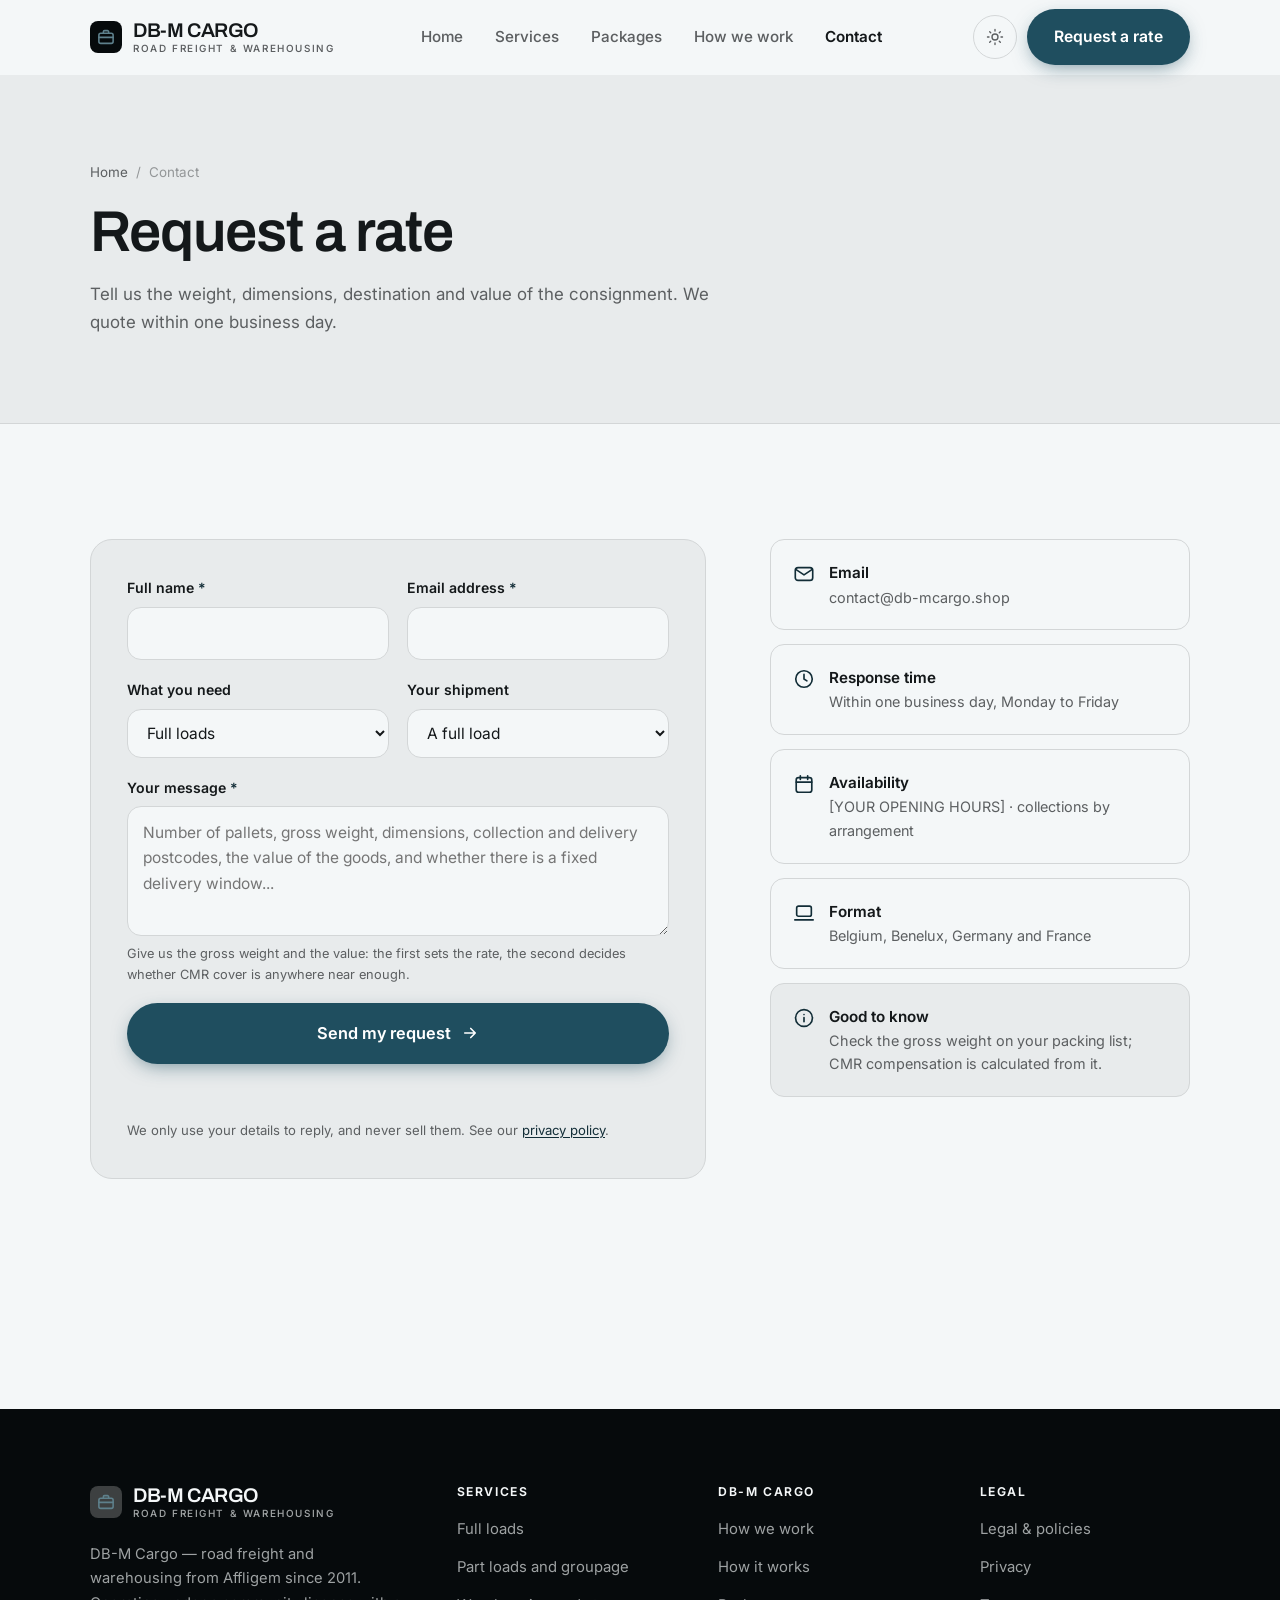
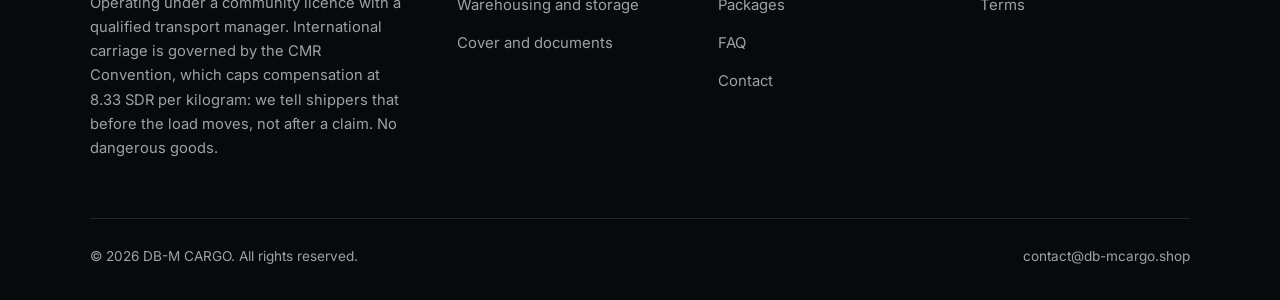
<file: contact.html>
<!DOCTYPE html>
<html lang="en" class="no-js">
<head>
<meta charset="utf-8">
<meta name="viewport" content="width=device-width, initial-scale=1">
<title>Contact — DB-M CARGO</title>
<meta name="description" content="Contact DB-M Cargo in Affligem for a freight rate or warehousing. We quote within one business day.">
<link rel="canonical" href="https://db-mcargo.shop/contact.html">

<meta property="og:type" content="website">
<meta property="og:url" content="https://db-mcargo.shop/contact.html">
<meta property="og:site_name" content="DB-M CARGO">
<meta property="og:locale" content="en_US">
<meta property="og:title" content="Contact — DB-M CARGO">
<meta property="og:description" content="Contact DB-M Cargo in Affligem for a freight rate or warehousing. We quote within one business day.">
<meta name="theme-color" content="#060a0c">

<link rel="icon" href="assets/img/favicon.svg" type="image/svg+xml">
<link rel="preconnect" href="https://fonts.googleapis.com">
<link rel="preconnect" href="https://fonts.gstatic.com" crossorigin>
<link rel="stylesheet" href="https://fonts.googleapis.com/css2?family=Archivo:wght@400;500;600;700&family=Inter:wght@400..700&display=swap">
<link rel="stylesheet" href="assets/css/style.css">

<!-- Thème appliqué avant le premier rendu (évite le flash) -->
<script>
document.documentElement.classList.remove('no-js');
(function(){try{var t=localStorage.getItem('site-theme');if(t){document.documentElement.setAttribute('data-theme',t);}}catch(e){}})();
</script>
</head>

<body>
<a class="skip-link" href="#main">Skip to main content</a>

<header class="site-header">
  <nav class="wrap nav" aria-label="Main navigation">
    <a class="brand" href="index.html">
      <svg class="brand__mark" viewBox="0 0 64 64" aria-hidden="true">
        <rect class="bm-bg" width="64" height="64" rx="16"/>
        <g class="bm-ic" transform="translate(14 14) scale(1.5)" fill="none" stroke-width="2.1" stroke-linecap="round" stroke-linejoin="round"><rect x="2.5" y="7" width="19" height="13.5" rx="2.5"/><path d="M8.5 7V5a1.5 1.5 0 0 1 1.5-1.5h4A1.5 1.5 0 0 1 15.5 5v2M2.5 12.5h19"/></g>
      </svg>
      <span>DB-M CARGO<span class="brand__sub">ROAD FREIGHT &amp; WAREHOUSING</span></span>
    </a>

    <ul class="nav__links" id="nav-links">
      <li><a href="index.html">Home</a></li>
      <li><a href="programs.html">Services</a></li>
      <li><a href="index.html#pricing">Packages</a></li>
      <li><a href="about.html">How we work</a></li>
      <li><a href="contact.html" aria-current="page">Contact</a></li>
      <li><a class="btn btn--primary" href="contact.html">Request a rate</a></li>
    </ul>

    <div class="nav__cta">
      <button class="theme-toggle" type="button" aria-label="Switch to dark theme">
        <svg class="icon-sun" viewBox="0 0 24 24" fill="none" stroke="currentColor" stroke-width="1.8" stroke-linecap="round" aria-hidden="true"><circle cx="12" cy="12" r="4"/><path d="M12 2v2m0 16v2M2 12h2m16 0h2M4.9 4.9l1.4 1.4m11.4 11.4 1.4 1.4M19.1 4.9l-1.4 1.4M6.3 17.7l-1.4 1.4"/></svg>
        <svg class="icon-moon" viewBox="0 0 24 24" fill="none" stroke="currentColor" stroke-width="1.8" stroke-linecap="round" stroke-linejoin="round" aria-hidden="true"><path d="M21 12.8A9 9 0 1 1 11.2 3a7 7 0 0 0 9.8 9.8z"/></svg>
      </button>
      <a class="btn btn--primary" href="contact.html">Request a rate</a>
      <button class="nav__toggle" type="button" aria-expanded="false" aria-controls="nav-links" aria-label="Open menu">
        <svg class="icon-open" viewBox="0 0 24 24" fill="none" stroke="currentColor" stroke-width="2" stroke-linecap="round" aria-hidden="true"><path d="M3 6h18M3 12h18M3 18h18"/></svg>
        <svg class="icon-close" viewBox="0 0 24 24" fill="none" stroke="currentColor" stroke-width="2" stroke-linecap="round" aria-hidden="true"><path d="M6 6l12 12M18 6L6 18"/></svg>
      </button>
    </div>
  </nav>
</header>

<main id="main">

<section class="page-head">
  <div class="wrap">
    <nav class="breadcrumb" aria-label="Breadcrumb">
      <a href="index.html">Home</a><span>/</span><span aria-current="page">Contact</span>
    </nav>
    <h1>Request a rate</h1>
    <p>Tell us the weight, dimensions, destination and value of the consignment. We quote within one business day.</p>
  </div>
</section>

<section class="section wrap">
  <div class="form-layout">

    <!--
      FORM: the action attribute holds a placeholder id. Create a free form at
      https://formspree.io and replace VOTRE_ID_FORMSPREE. Until then, the button
      opens the visitor's email app with a pre-filled message to contact@db-mcargo.shop.
    -->
    <form class="form" id="contact-form" action="https://formspree.io/f/VOTRE_ID_FORMSPREE" method="POST"
          data-email="contact@db-mcargo.shop" data-subject="Rate enquiry"
          data-msg-mail="Your email app will open with the message ready to send." data-msg-sending="Sending…"
          data-msg-ok="Thanks! Your message is on its way. We reply within one business day." data-msg-err="Sending failed. Please email us directly at">
      <div class="form__row">
        <div class="field">
          <label for="nom">Full name <span class="req" aria-hidden="true">*</span></label>
          <input type="text" id="nom" name="nom" autocomplete="name" required>
        </div>
        <div class="field">
          <label for="email">Email address <span class="req" aria-hidden="true">*</span></label>
          <input type="email" id="email" name="email" autocomplete="email" required>
        </div>
      </div>

      <div class="form__row">
        <div class="field">
          <label for="programme">What you need</label>
          <select id="programme" name="programme">
            <option>Full loads</option>
            <option>Part loads and groupage</option>
            <option>Warehousing and storage</option>
            <option>Cover and documents</option>
            <option>Not sure yet</option>
          </select>
        </div>
        <div class="field">
          <label for="niveau">Your shipment</label>
          <select id="niveau" name="niveau">
            <option>A full load</option>
            <option>A part load or groupage</option>
            <option>Warehousing</option>
            <option>A regular flow</option>
          </select>
        </div>
      </div>

      <div class="field">
        <label for="message">Your message <span class="req" aria-hidden="true">*</span></label>
        <textarea id="message" name="message" required placeholder="Number of pallets, gross weight, dimensions, collection and delivery postcodes, the value of the goods, and whether there is a fixed delivery window..."></textarea>
        <span class="field__hint">Give us the gross weight and the value: the first sets the rate, the second decides whether CMR cover is anywhere near enough.</span>
      </div>

      <!-- Bot trap: hidden from humans -->
      <div class="visually-hidden" aria-hidden="true">
        <label for="site-web">Leave this field empty</label>
        <input type="text" id="site-web" name="_gotcha" tabindex="-1" autocomplete="off">
      </div>

      <button class="btn btn--primary btn--lg" type="submit">Send my request <svg viewBox="0 0 24 24" fill="none" stroke="currentColor" stroke-width="2.2" stroke-linecap="round" stroke-linejoin="round" aria-hidden="true"><path d="M5 12h14M13 6l6 6-6 6"/></svg></button>

      <p id="form-status" class="form__status" role="status" aria-live="polite"></p>

      <p class="form__note">
        We only use your details to reply, and never sell them. See our <a href="legal.html#privacy">privacy policy</a>.
      </p>
    </form>

    <aside class="contact-aside">
      <div class="contact-card">
        <svg viewBox="0 0 24 24" fill="none" stroke="currentColor" stroke-width="1.8" stroke-linecap="round" stroke-linejoin="round" aria-hidden="true"><rect x="2.5" y="5" width="19" height="14" rx="3"/><path d="M3 7l9 6 9-6"/></svg>
        <div><b>Email</b><a href="mailto:contact@db-mcargo.shop">contact@db-mcargo.shop</a></div>
      </div>
      <div class="contact-card">
        <svg viewBox="0 0 24 24" fill="none" stroke="currentColor" stroke-width="1.8" stroke-linecap="round" stroke-linejoin="round" aria-hidden="true"><circle cx="12" cy="12" r="9"/><path d="M12 7v5l3.2 2"/></svg>
        <div><b>Response time</b><span>Within one business day, Monday to Friday</span></div>
      </div>
      <div class="contact-card">
        <svg viewBox="0 0 24 24" fill="none" stroke="currentColor" stroke-width="1.8" stroke-linecap="round" stroke-linejoin="round" aria-hidden="true"><rect x="3.5" y="5" width="17" height="16" rx="2.5"/><path d="M8 3v4M16 3v4M3.5 10h17"/></svg>
        <div><b>Availability</b><span>[YOUR OPENING HOURS] · collections by arrangement</span></div>
      </div>
      <div class="contact-card">
        <svg viewBox="0 0 24 24" fill="none" stroke="currentColor" stroke-width="1.8" stroke-linecap="round" stroke-linejoin="round" aria-hidden="true"><rect x="4" y="4.5" width="16" height="11" rx="2"/><path d="M2 19.5h20"/></svg>
        <div><b>Format</b><span>Belgium, Benelux, Germany and France</span></div>
      </div>
      <div class="contact-card contact-card--soft">
        <svg viewBox="0 0 24 24" fill="none" stroke="currentColor" stroke-width="1.8" stroke-linecap="round" stroke-linejoin="round" aria-hidden="true"><circle cx="12" cy="12" r="9.2"/><path d="M12 16v-4.5M12 8.2v.1"/></svg>
        <div><b>Good to know</b><span>Check the gross weight on your packing list; CMR compensation is calculated from it.</span></div>
      </div>
    </aside>

  </div>
</section>

</main>

<footer class="site-footer">
  <div class="wrap">
    <div class="footer__grid">
      <div class="footer__brand">
        <a class="brand" href="index.html">
          <svg class="brand__mark" viewBox="0 0 64 64" aria-hidden="true">
        <rect class="bm-bg" width="64" height="64" rx="16"/>
        <g class="bm-ic" transform="translate(14 14) scale(1.5)" fill="none" stroke-width="2.1" stroke-linecap="round" stroke-linejoin="round"><rect x="2.5" y="7" width="19" height="13.5" rx="2.5"/><path d="M8.5 7V5a1.5 1.5 0 0 1 1.5-1.5h4A1.5 1.5 0 0 1 15.5 5v2M2.5 12.5h19"/></g>
      </svg>
          <span>DB-M CARGO<span class="brand__sub">ROAD FREIGHT &amp; WAREHOUSING</span></span>
        </a>
        <p>DB-M Cargo — road freight and warehousing from Affligem since 2011. Operating under a community licence with a qualified transport manager. International carriage is governed by the CMR Convention, which caps compensation at 8.33 SDR per kilogram: we tell shippers that before the load moves, not after a claim. No dangerous goods.</p>
      </div>

      <div class="footer__col">
        <h4>Services</h4>
        <ul>
          <li><a href="programs.html#fullload">Full loads</a></li>
          <li><a href="programs.html#partload">Part loads and groupage</a></li>
          <li><a href="programs.html#warehousing">Warehousing and storage</a></li>
          <li><a href="programs.html#advice">Cover and documents</a></li>
        </ul>
      </div>

      <div class="footer__col">
        <h4>DB-M CARGO</h4>
        <ul>
          <li><a href="about.html">How we work</a></li>
          <li><a href="index.html#how-it-works">How it works</a></li>
          <li><a href="index.html#pricing">Packages</a></li>
          <li><a href="index.html#faq">FAQ</a></li>
          <li><a href="contact.html">Contact</a></li>
        </ul>
      </div>

      <div class="footer__col">
        <h4>Legal</h4>
        <ul>
          <li><a href="legal.html">Legal &amp; policies</a></li>
          <li><a href="legal.html#privacy">Privacy</a></li>
          <li><a href="legal.html#terms">Terms</a></li>
        </ul>
      </div>
    </div>

    <div class="footer__bottom">
      <p>© <span data-year>2026</span> DB-M CARGO. All rights reserved.</p>
      <p><a href="mailto:contact@db-mcargo.shop">contact@db-mcargo.shop</a></p>
    </div>
  </div>
</footer>

<script src="assets/js/main.js" defer></script>
</body>
</html>
</file>
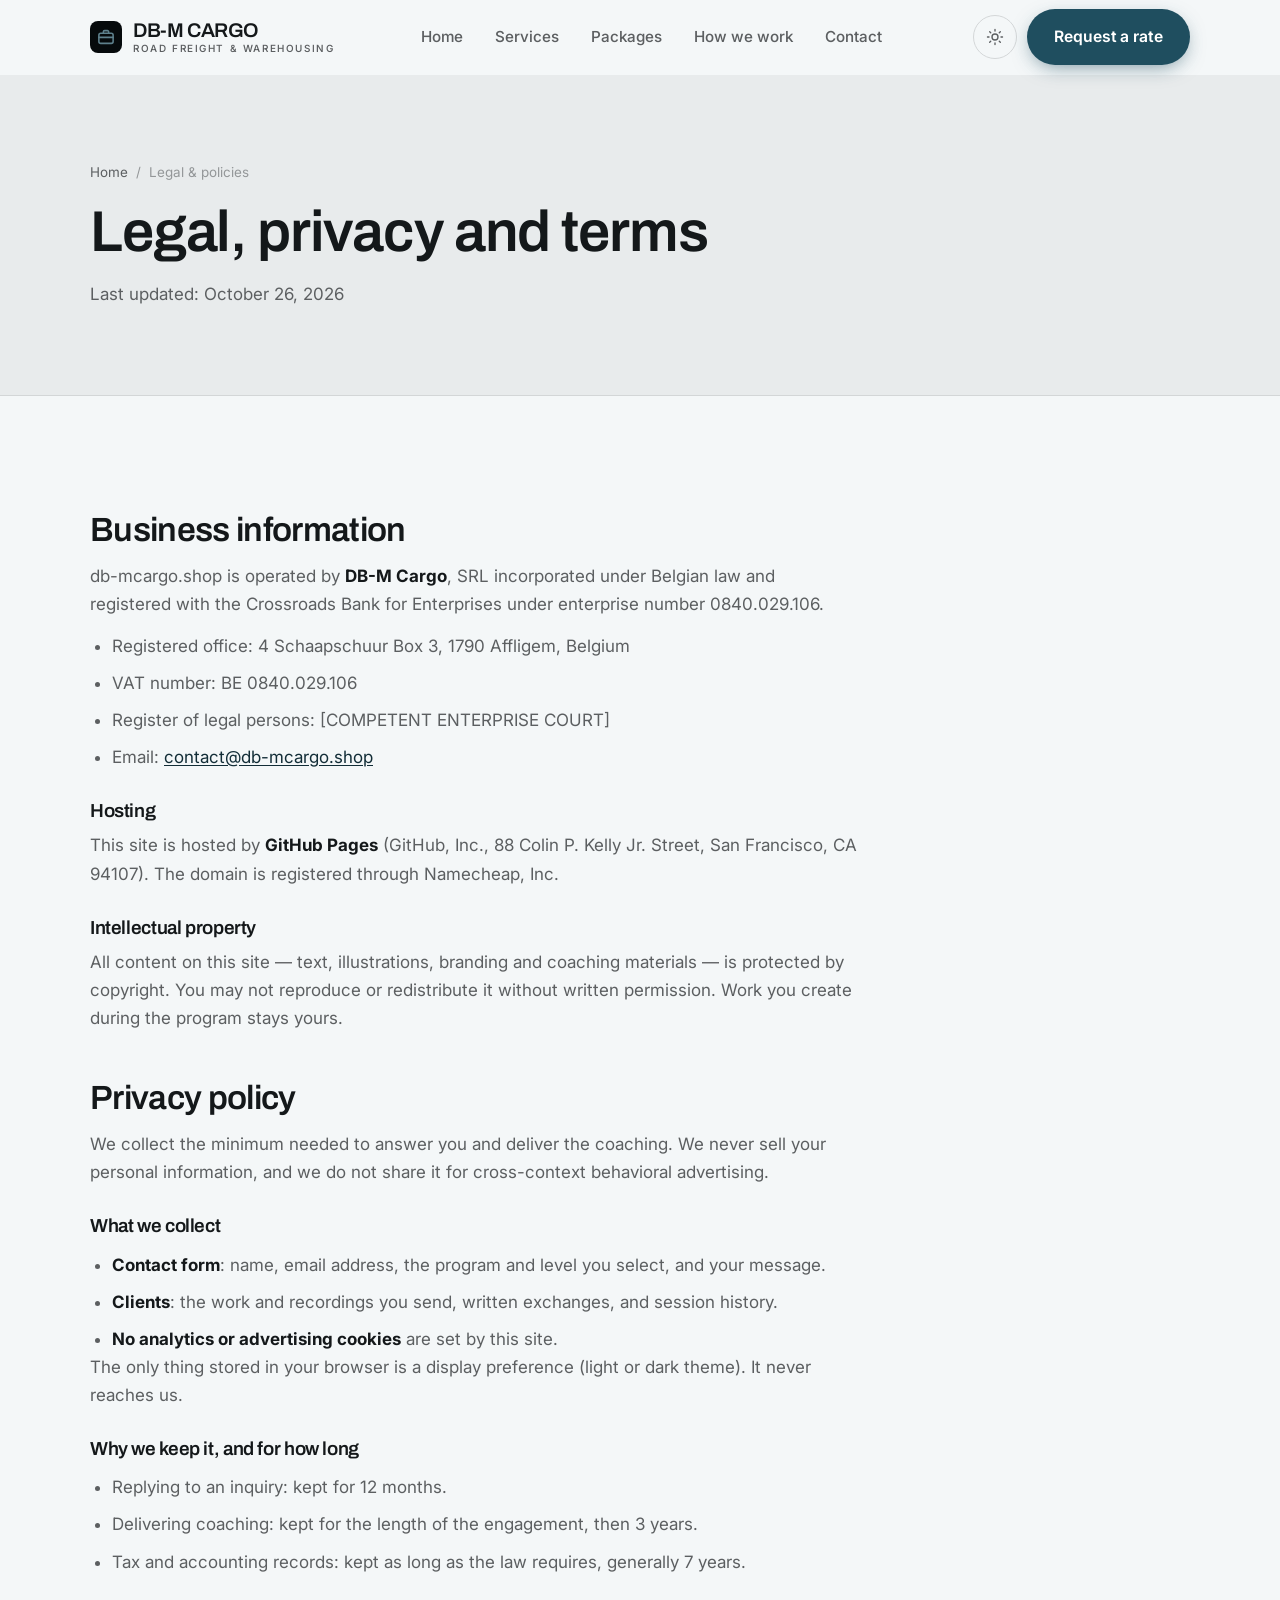
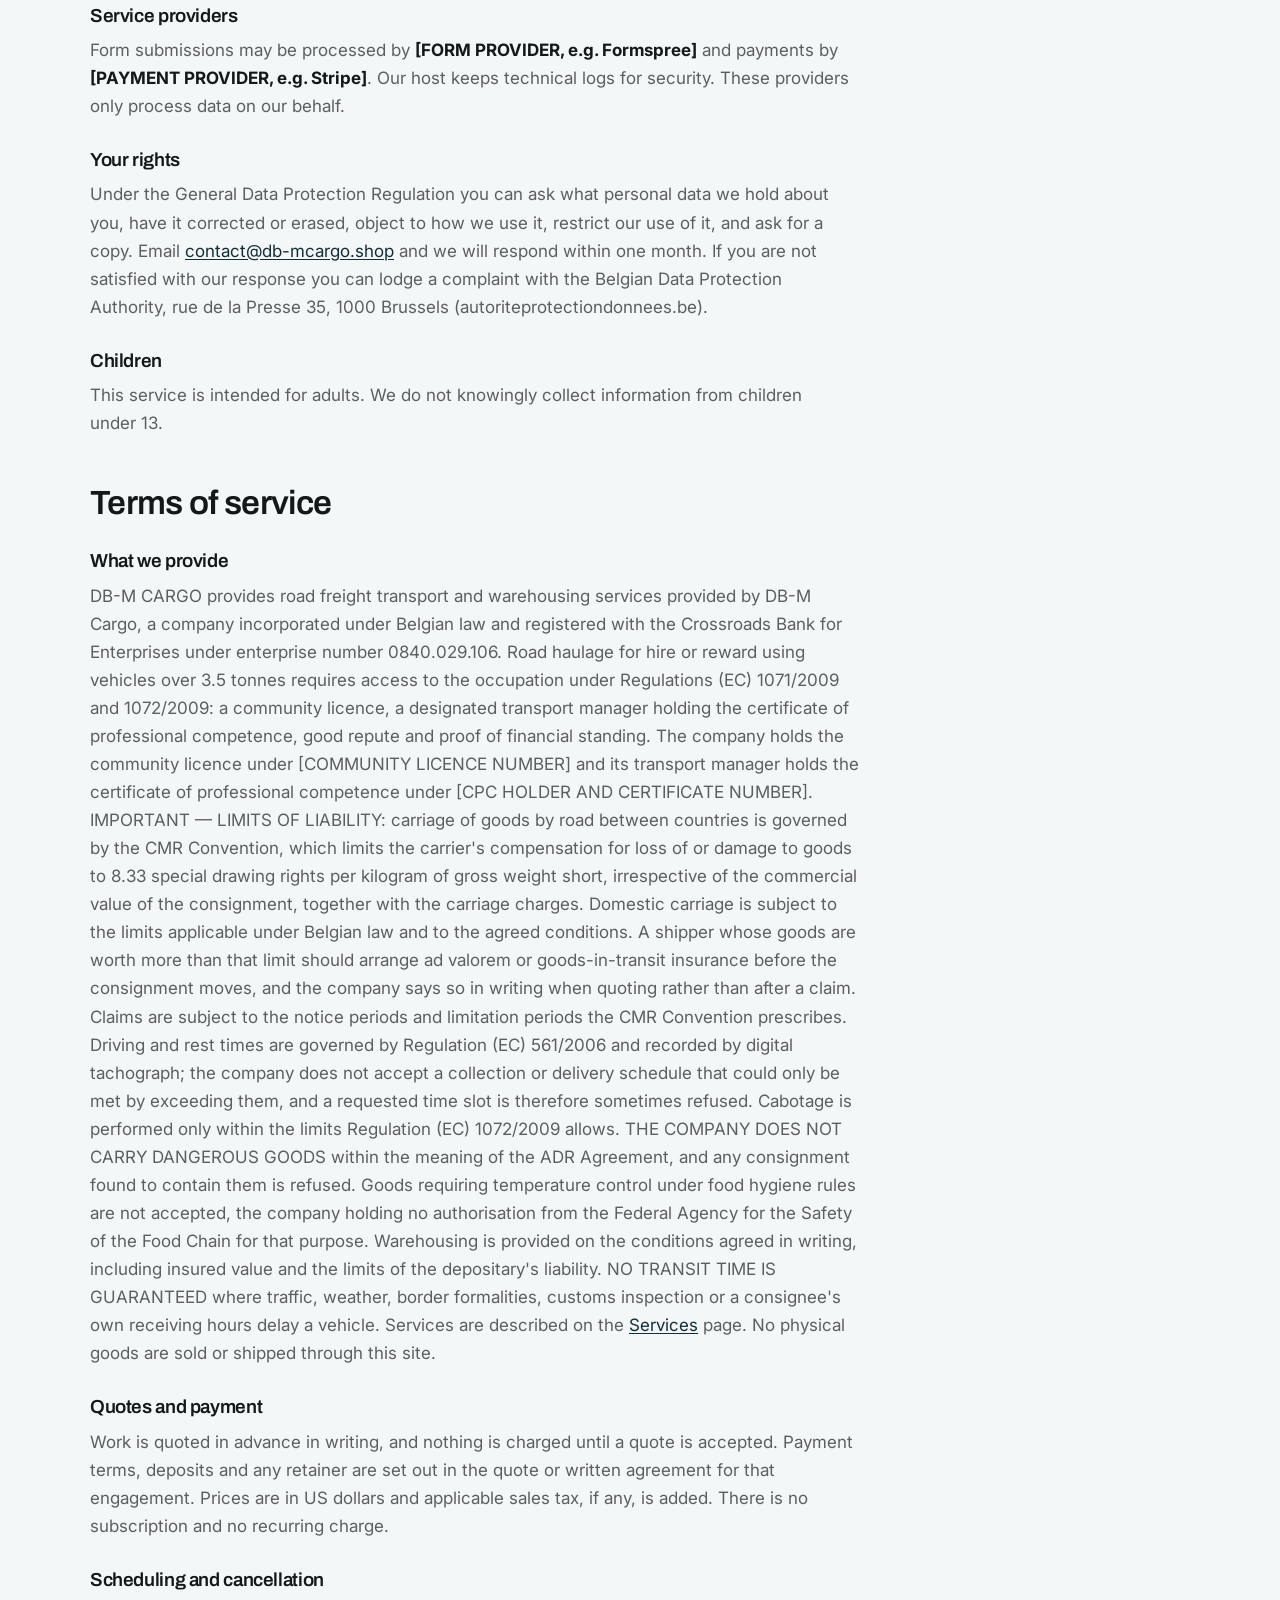
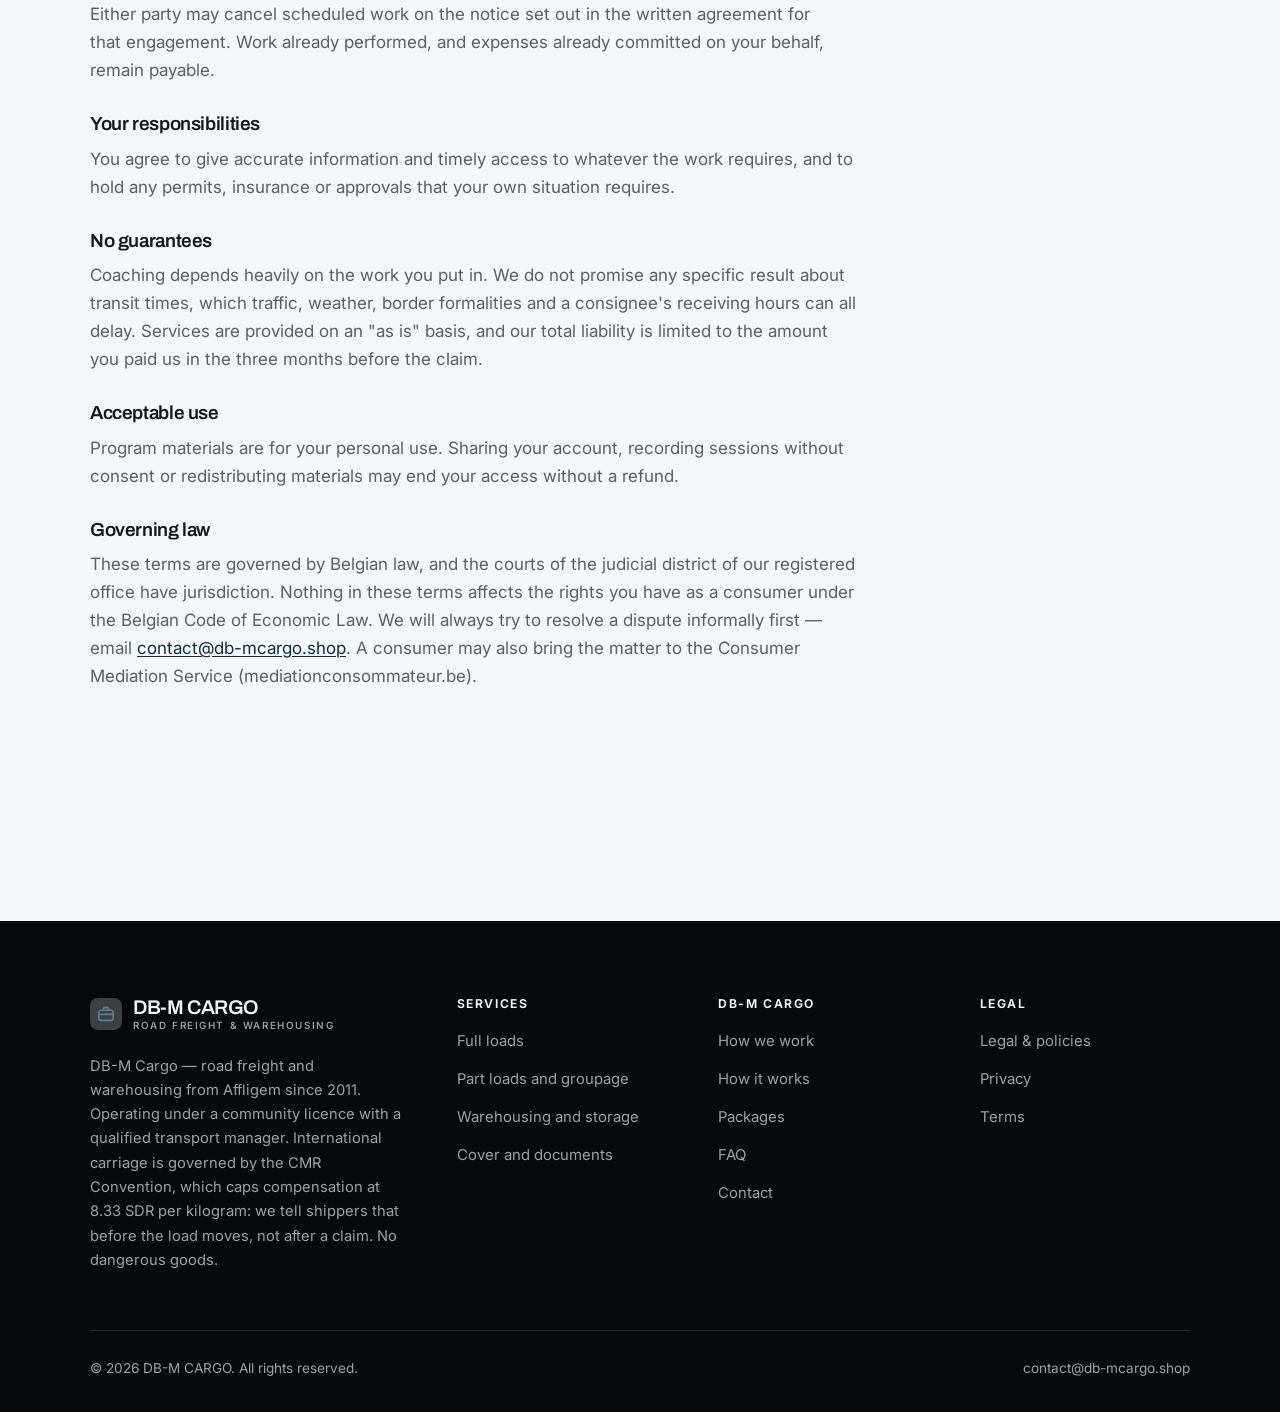
<file: legal.html>
<!DOCTYPE html>
<html lang="en" class="no-js">
<head>
<meta charset="utf-8">
<meta name="viewport" content="width=device-width, initial-scale=1">
<title>Legal, privacy and terms — DB-M CARGO</title>
<meta name="description" content="Business information, privacy policy and terms of service for DB-M CARGO.">
<meta name="robots" content="noindex">

<meta property="og:type" content="website">
<meta property="og:url" content="https://db-mcargo.shop/legal.html">
<meta property="og:site_name" content="DB-M CARGO">
<meta property="og:locale" content="en_US">
<meta property="og:title" content="Legal, privacy and terms — DB-M CARGO">
<meta property="og:description" content="Business information, privacy policy and terms of service for DB-M CARGO.">
<meta name="theme-color" content="#060a0c">

<link rel="icon" href="assets/img/favicon.svg" type="image/svg+xml">
<link rel="preconnect" href="https://fonts.googleapis.com">
<link rel="preconnect" href="https://fonts.gstatic.com" crossorigin>
<link rel="stylesheet" href="https://fonts.googleapis.com/css2?family=Archivo:wght@400;500;600;700&family=Inter:wght@400..700&display=swap">
<link rel="stylesheet" href="assets/css/style.css">

<!-- Thème appliqué avant le premier rendu (évite le flash) -->
<script>
document.documentElement.classList.remove('no-js');
(function(){try{var t=localStorage.getItem('site-theme');if(t){document.documentElement.setAttribute('data-theme',t);}}catch(e){}})();
</script>
</head>

<body>
<a class="skip-link" href="#main">Skip to main content</a>

<header class="site-header">
  <nav class="wrap nav" aria-label="Main navigation">
    <a class="brand" href="index.html">
      <svg class="brand__mark" viewBox="0 0 64 64" aria-hidden="true">
        <rect class="bm-bg" width="64" height="64" rx="16"/>
        <g class="bm-ic" transform="translate(14 14) scale(1.5)" fill="none" stroke-width="2.1" stroke-linecap="round" stroke-linejoin="round"><rect x="2.5" y="7" width="19" height="13.5" rx="2.5"/><path d="M8.5 7V5a1.5 1.5 0 0 1 1.5-1.5h4A1.5 1.5 0 0 1 15.5 5v2M2.5 12.5h19"/></g>
      </svg>
      <span>DB-M CARGO<span class="brand__sub">ROAD FREIGHT &amp; WAREHOUSING</span></span>
    </a>

    <ul class="nav__links" id="nav-links">
      <li><a href="index.html">Home</a></li>
      <li><a href="programs.html">Services</a></li>
      <li><a href="index.html#pricing">Packages</a></li>
      <li><a href="about.html">How we work</a></li>
      <li><a href="contact.html">Contact</a></li>
      <li><a class="btn btn--primary" href="contact.html">Request a rate</a></li>
    </ul>

    <div class="nav__cta">
      <button class="theme-toggle" type="button" aria-label="Switch to dark theme">
        <svg class="icon-sun" viewBox="0 0 24 24" fill="none" stroke="currentColor" stroke-width="1.8" stroke-linecap="round" aria-hidden="true"><circle cx="12" cy="12" r="4"/><path d="M12 2v2m0 16v2M2 12h2m16 0h2M4.9 4.9l1.4 1.4m11.4 11.4 1.4 1.4M19.1 4.9l-1.4 1.4M6.3 17.7l-1.4 1.4"/></svg>
        <svg class="icon-moon" viewBox="0 0 24 24" fill="none" stroke="currentColor" stroke-width="1.8" stroke-linecap="round" stroke-linejoin="round" aria-hidden="true"><path d="M21 12.8A9 9 0 1 1 11.2 3a7 7 0 0 0 9.8 9.8z"/></svg>
      </button>
      <a class="btn btn--primary" href="contact.html">Request a rate</a>
      <button class="nav__toggle" type="button" aria-expanded="false" aria-controls="nav-links" aria-label="Open menu">
        <svg class="icon-open" viewBox="0 0 24 24" fill="none" stroke="currentColor" stroke-width="2" stroke-linecap="round" aria-hidden="true"><path d="M3 6h18M3 12h18M3 18h18"/></svg>
        <svg class="icon-close" viewBox="0 0 24 24" fill="none" stroke="currentColor" stroke-width="2" stroke-linecap="round" aria-hidden="true"><path d="M6 6l12 12M18 6L6 18"/></svg>
      </button>
    </div>
  </nav>
</header>

<main id="main">

<section class="page-head">
  <div class="wrap">
    <nav class="breadcrumb" aria-label="Breadcrumb">
      <a href="index.html">Home</a><span>/</span><span aria-current="page">Legal &amp; policies</span>
    </nav>
    <h1>Legal, privacy and terms</h1>
    <p>Last updated: <time datetime="2026-10-26">October 26, 2026</time></p>
  </div>
</section>

<section class="section wrap">
  <div class="prose">

    <!--
      TO DO: this is a skeleton, not legal advice. Replace every [BRACKET] with
      your real details before selling, and have a lawyer review it if you can.
      Consumer protection rules differ by state.
    -->

    <h2 id="business">Business information</h2>
    <p>
      db-mcargo.shop is operated by <strong>DB-M Cargo</strong>,
      SRL incorporated under Belgian law and registered with the
      Crossroads Bank for Enterprises under enterprise number 0840.029.106.
    </p>
    <ul>
      <li>Registered office: 4 Schaapschuur Box 3, 1790 Affligem, Belgium</li>
      <li>VAT number: BE 0840.029.106</li>
      <li>Register of legal persons: [COMPETENT ENTERPRISE COURT]</li>
      <li>Email: <a href="mailto:contact@db-mcargo.shop">contact@db-mcargo.shop</a></li>
    </ul>

    <h3>Hosting</h3>
    <p>
      This site is hosted by <strong>GitHub Pages</strong> (GitHub, Inc., 88 Colin P. Kelly Jr. Street,
      San Francisco, CA 94107). The domain is registered through Namecheap, Inc.
    </p>

    <h3>Intellectual property</h3>
    <p>
      All content on this site — text, illustrations, branding and coaching materials — is protected by
      copyright. You may not reproduce or redistribute it without written permission. Work you create during
      the program stays yours.
    </p>

    <h2 id="privacy">Privacy policy</h2>
    <p>
      We collect the minimum needed to answer you and deliver the coaching. We never sell your personal
      information, and we do not share it for cross-context behavioral advertising.
    </p>
    <h3>What we collect</h3>
    <ul>
      <li><strong>Contact form</strong>: name, email address, the program and level you select, and your message.</li>
      <li><strong>Clients</strong>: the work and recordings you send, written exchanges, and session history.</li>
      <li><strong>No analytics or advertising cookies</strong> are set by this site.</li>
    </ul>
    <p>
      The only thing stored in your browser is a display preference (light or dark theme). It never reaches us.
    </p>
    <h3>Why we keep it, and for how long</h3>
    <ul>
      <li>Replying to an inquiry: kept for 12 months.</li>
      <li>Delivering coaching: kept for the length of the engagement, then 3 years.</li>
      <li>Tax and accounting records: kept as long as the law requires, generally 7 years.</li>
    </ul>
    <h3>Service providers</h3>
    <p>
      Form submissions may be processed by <strong>[FORM PROVIDER, e.g. Formspree]</strong> and payments by
      <strong>[PAYMENT PROVIDER, e.g. Stripe]</strong>. Our host keeps technical logs for security. These
      providers only process data on our behalf.
    </p>
    <h3>Your rights</h3>
    <p>
      Under the General Data Protection Regulation you can ask what personal data we hold about you,
      have it corrected or erased, object to how we use it, restrict our use of it, and ask for a copy.
      Email <a href="mailto:contact@db-mcargo.shop">contact@db-mcargo.shop</a> and we will respond within one month. If you are not
      satisfied with our response you can lodge a complaint with the Belgian Data Protection Authority,
      rue de la Presse 35, 1000 Brussels (autoriteprotectiondonnees.be).
    </p>
    <h3>Children</h3>
    <p>
      This service is intended for adults. We do not knowingly collect information from children under 13.
    </p>

    <h2 id="terms">Terms of service</h2>
    <h3>What we provide</h3>
    <p>
      DB-M CARGO provides road freight transport and warehousing services provided by DB-M Cargo, a company incorporated under Belgian law and registered with the Crossroads Bank for Enterprises under enterprise number 0840.029.106. Road haulage for hire or reward using vehicles over 3.5 tonnes requires access to the occupation under Regulations (EC) 1071/2009 and 1072/2009: a community licence, a designated transport manager holding the certificate of professional competence, good repute and proof of financial standing. The company holds the community licence under [COMMUNITY LICENCE NUMBER] and its transport manager holds the certificate of professional competence under [CPC HOLDER AND CERTIFICATE NUMBER]. IMPORTANT — LIMITS OF LIABILITY: carriage of goods by road between countries is governed by the CMR Convention, which limits the carrier's compensation for loss of or damage to goods to 8.33 special drawing rights per kilogram of gross weight short, irrespective of the commercial value of the consignment, together with the carriage charges. Domestic carriage is subject to the limits applicable under Belgian law and to the agreed conditions. A shipper whose goods are worth more than that limit should arrange ad valorem or goods-in-transit insurance before the consignment moves, and the company says so in writing when quoting rather than after a claim. Claims are subject to the notice periods and limitation periods the CMR Convention prescribes. Driving and rest times are governed by Regulation (EC) 561/2006 and recorded by digital tachograph; the company does not accept a collection or delivery schedule that could only be met by exceeding them, and a requested time slot is therefore sometimes refused. Cabotage is performed only within the limits Regulation (EC) 1072/2009 allows. THE COMPANY DOES NOT CARRY DANGEROUS GOODS within the meaning of the ADR Agreement, and any consignment found to contain them is refused. Goods requiring temperature control under food hygiene rules are not accepted, the company holding no authorisation from the Federal Agency for the Safety of the Food Chain for that purpose. Warehousing is provided on the conditions agreed in writing, including insured value and the limits of the depositary's liability. NO TRANSIT TIME IS GUARANTEED where traffic, weather, border formalities, customs inspection or a consignee's own receiving hours delay a vehicle. Services are described on the
      <a href="programs.html">Services</a> page. No physical goods are sold or shipped through this site.
    </p>
    <h3>Quotes and payment</h3>
    <p>
      Work is quoted in advance in writing, and nothing is charged until a quote is accepted. Payment terms,
      deposits and any retainer are set out in the quote or written agreement for that engagement. Prices are in
      US dollars and applicable sales tax, if any, is added. There is no subscription and no recurring charge.
    </p>
    <h3>Scheduling and cancellation</h3>
    <p>
      Either party may cancel scheduled work on the notice set out in the written agreement for that engagement.
      Work already performed, and expenses already committed on your behalf, remain payable.
    </p>
    <h3>Your responsibilities</h3>
    <p>
      You agree to give accurate information and timely access to whatever the work requires, and to hold any
      permits, insurance or approvals that your own situation requires.
    </p>

    <h3>No guarantees</h3>
    <p>
      Coaching depends heavily on the work you put in. We do not promise any specific result
      about transit times, which traffic, weather, border formalities and a consignee's receiving hours can all delay. Services are provided on an "as is" basis, and our total
      liability is limited to the amount you paid us in the three months before the claim.
    </p>
    <h3>Acceptable use</h3>
    <p>
      Program materials are for your personal use. Sharing your account, recording sessions without consent
      or redistributing materials may end your access without a refund.
    </p>
    <h3>Governing law</h3>
    <p>
      These terms are governed by Belgian law, and the courts of the judicial district of our
      registered office have jurisdiction. Nothing in these terms affects the rights you have as a
      consumer under the Belgian Code of Economic Law. We will always try to resolve a dispute
      informally first — email <a href="mailto:contact@db-mcargo.shop">contact@db-mcargo.shop</a>. A consumer may also bring the
      matter to the Consumer Mediation Service (mediationconsommateur.be).
    </p>

  </div>
</section>

</main>

<footer class="site-footer">
  <div class="wrap">
    <div class="footer__grid">
      <div class="footer__brand">
        <a class="brand" href="index.html">
          <svg class="brand__mark" viewBox="0 0 64 64" aria-hidden="true">
        <rect class="bm-bg" width="64" height="64" rx="16"/>
        <g class="bm-ic" transform="translate(14 14) scale(1.5)" fill="none" stroke-width="2.1" stroke-linecap="round" stroke-linejoin="round"><rect x="2.5" y="7" width="19" height="13.5" rx="2.5"/><path d="M8.5 7V5a1.5 1.5 0 0 1 1.5-1.5h4A1.5 1.5 0 0 1 15.5 5v2M2.5 12.5h19"/></g>
      </svg>
          <span>DB-M CARGO<span class="brand__sub">ROAD FREIGHT &amp; WAREHOUSING</span></span>
        </a>
        <p>DB-M Cargo — road freight and warehousing from Affligem since 2011. Operating under a community licence with a qualified transport manager. International carriage is governed by the CMR Convention, which caps compensation at 8.33 SDR per kilogram: we tell shippers that before the load moves, not after a claim. No dangerous goods.</p>
      </div>

      <div class="footer__col">
        <h4>Services</h4>
        <ul>
          <li><a href="programs.html#fullload">Full loads</a></li>
          <li><a href="programs.html#partload">Part loads and groupage</a></li>
          <li><a href="programs.html#warehousing">Warehousing and storage</a></li>
          <li><a href="programs.html#advice">Cover and documents</a></li>
        </ul>
      </div>

      <div class="footer__col">
        <h4>DB-M CARGO</h4>
        <ul>
          <li><a href="about.html">How we work</a></li>
          <li><a href="index.html#how-it-works">How it works</a></li>
          <li><a href="index.html#pricing">Packages</a></li>
          <li><a href="index.html#faq">FAQ</a></li>
          <li><a href="contact.html">Contact</a></li>
        </ul>
      </div>

      <div class="footer__col">
        <h4>Legal</h4>
        <ul>
          <li><a href="legal.html">Legal &amp; policies</a></li>
          <li><a href="legal.html#privacy">Privacy</a></li>
          <li><a href="legal.html#terms">Terms</a></li>
        </ul>
      </div>
    </div>

    <div class="footer__bottom">
      <p>© <span data-year>2026</span> DB-M CARGO. All rights reserved.</p>
      <p><a href="mailto:contact@db-mcargo.shop">contact@db-mcargo.shop</a></p>
    </div>
  </div>
</footer>

<script src="assets/js/main.js" defer></script>
</body>
</html>
</file>
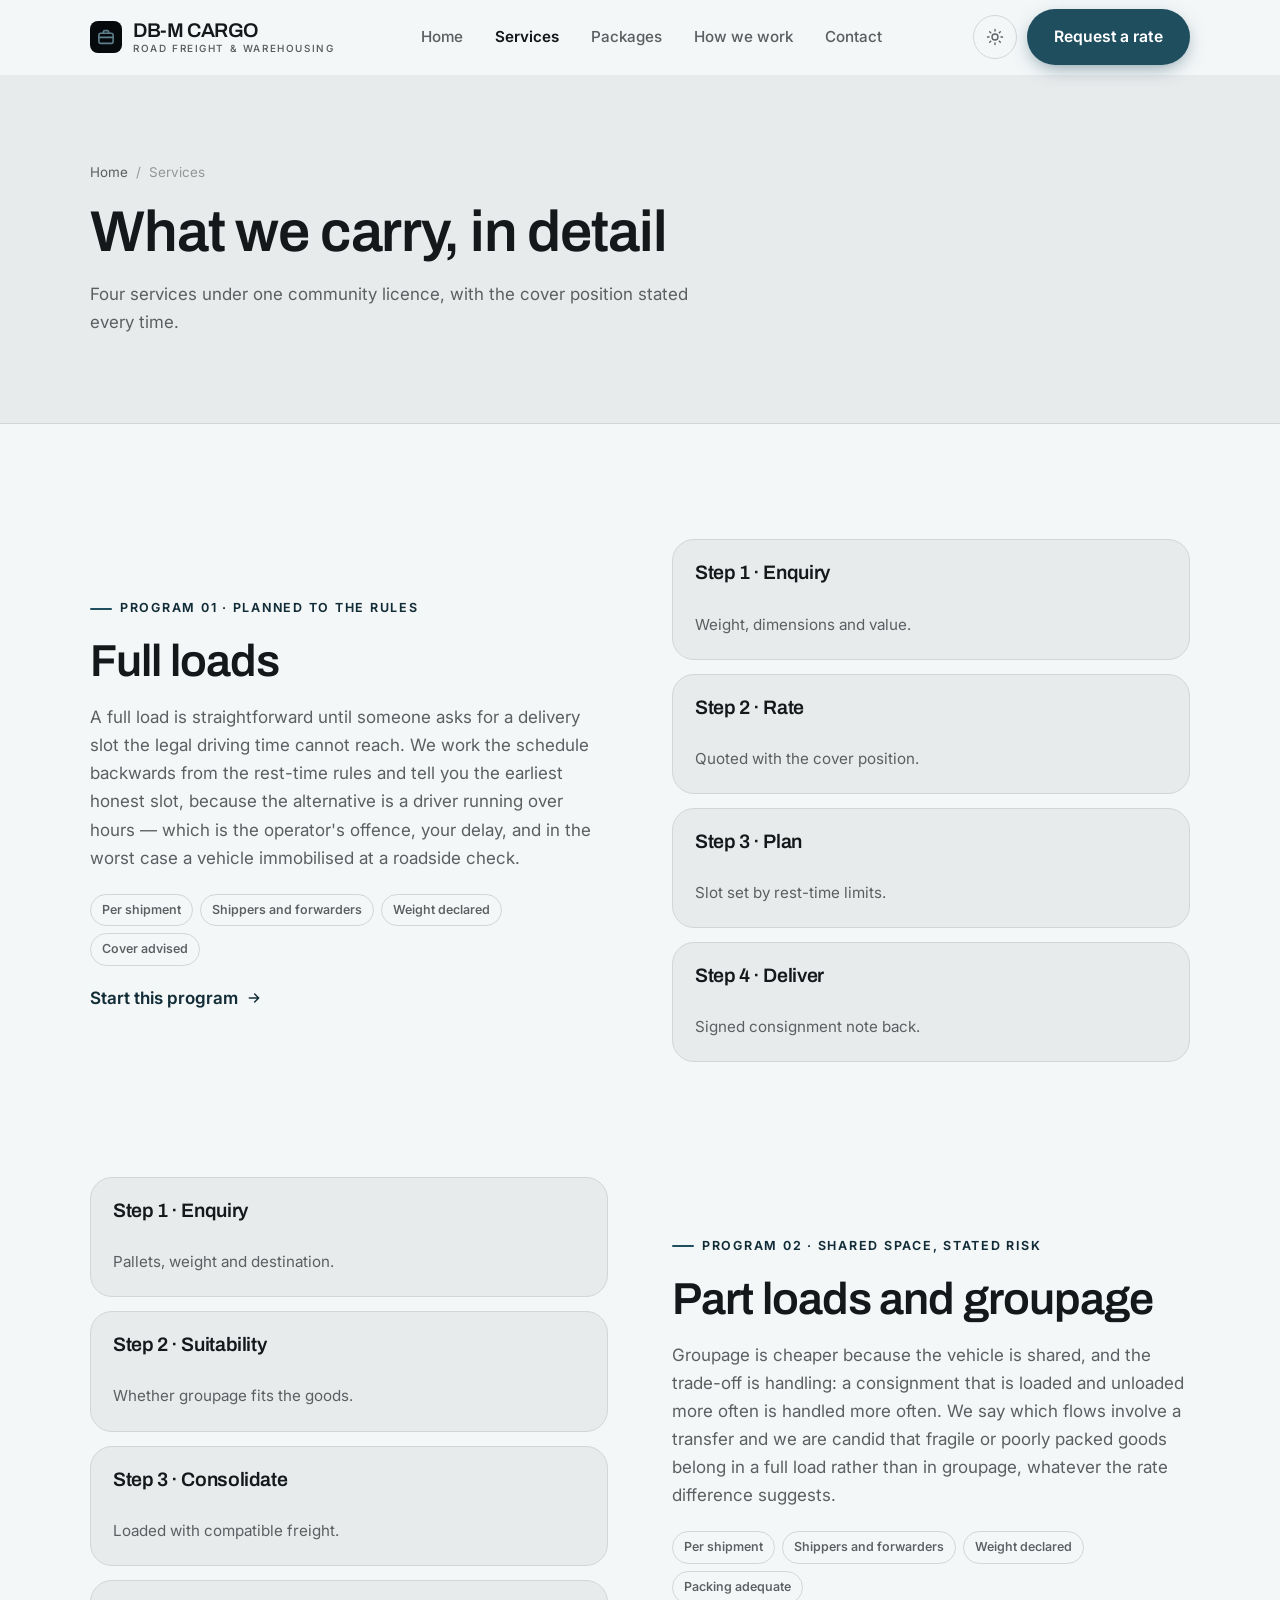
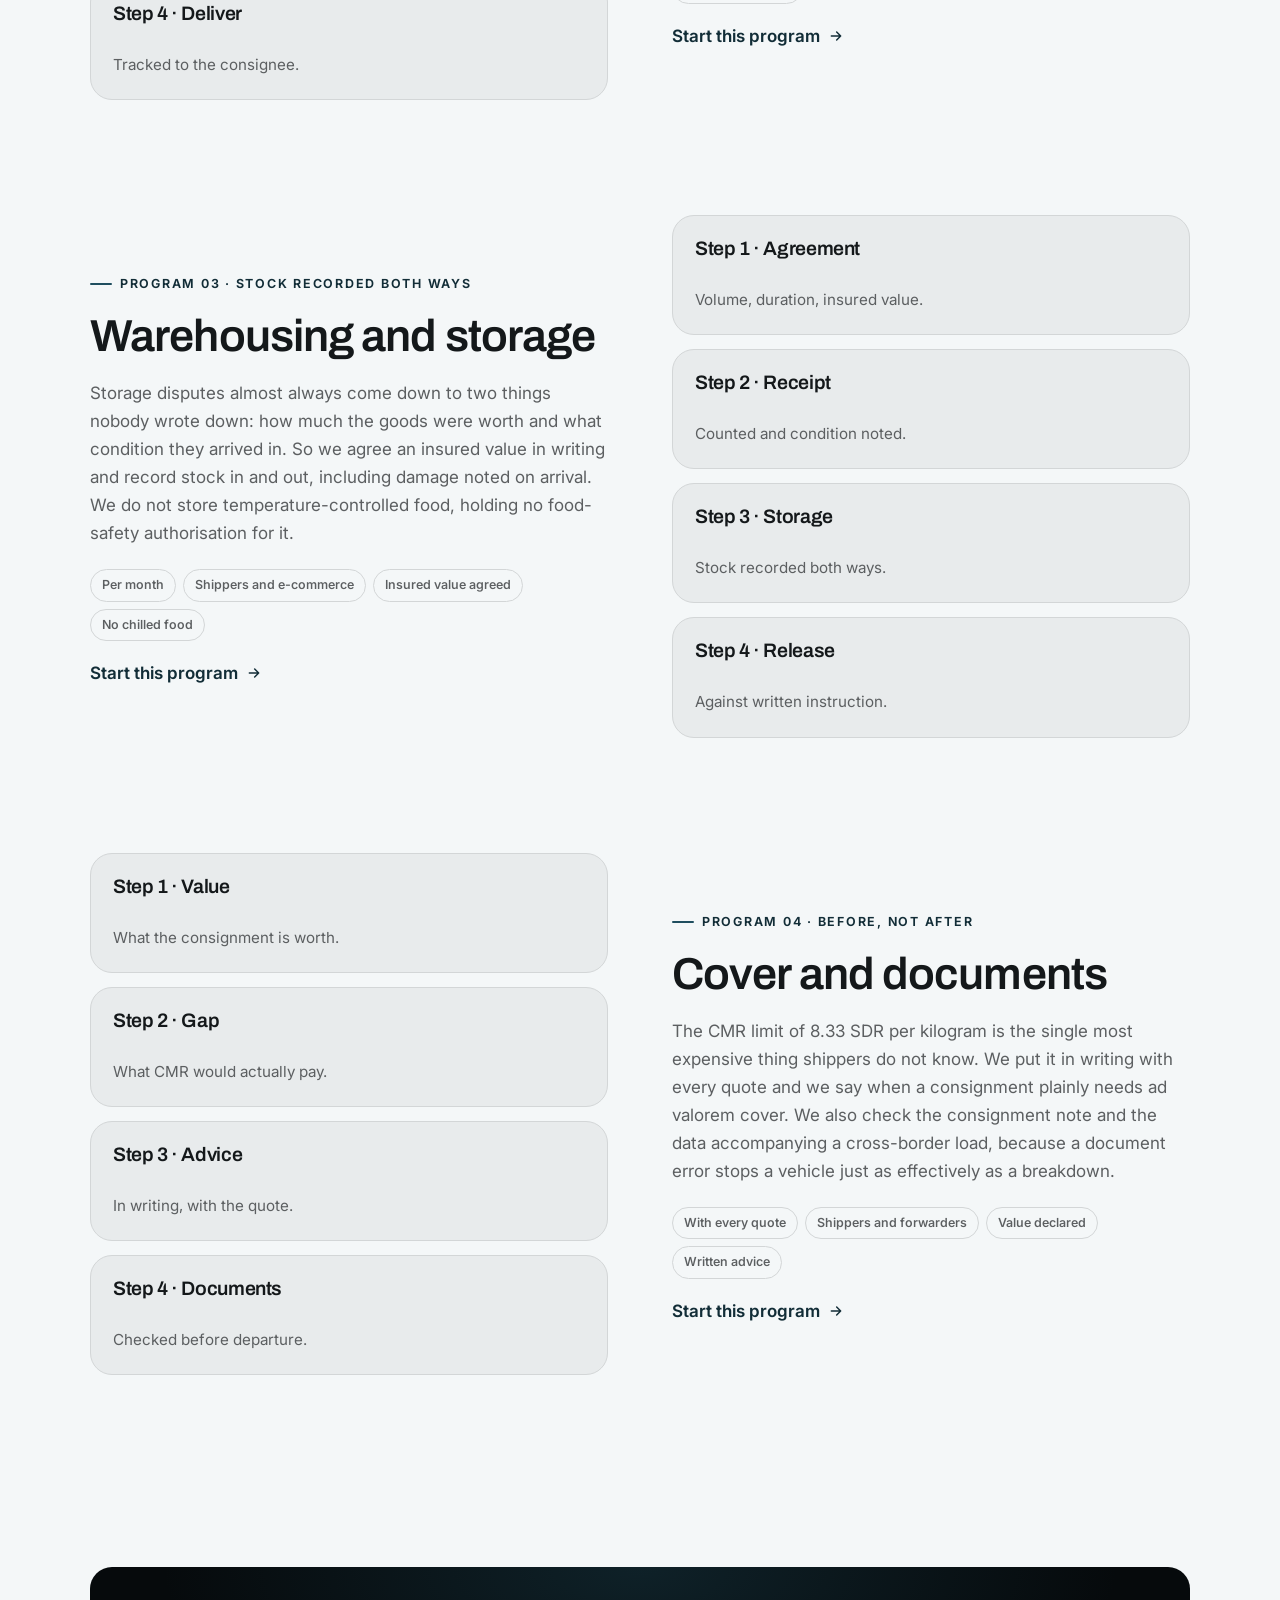
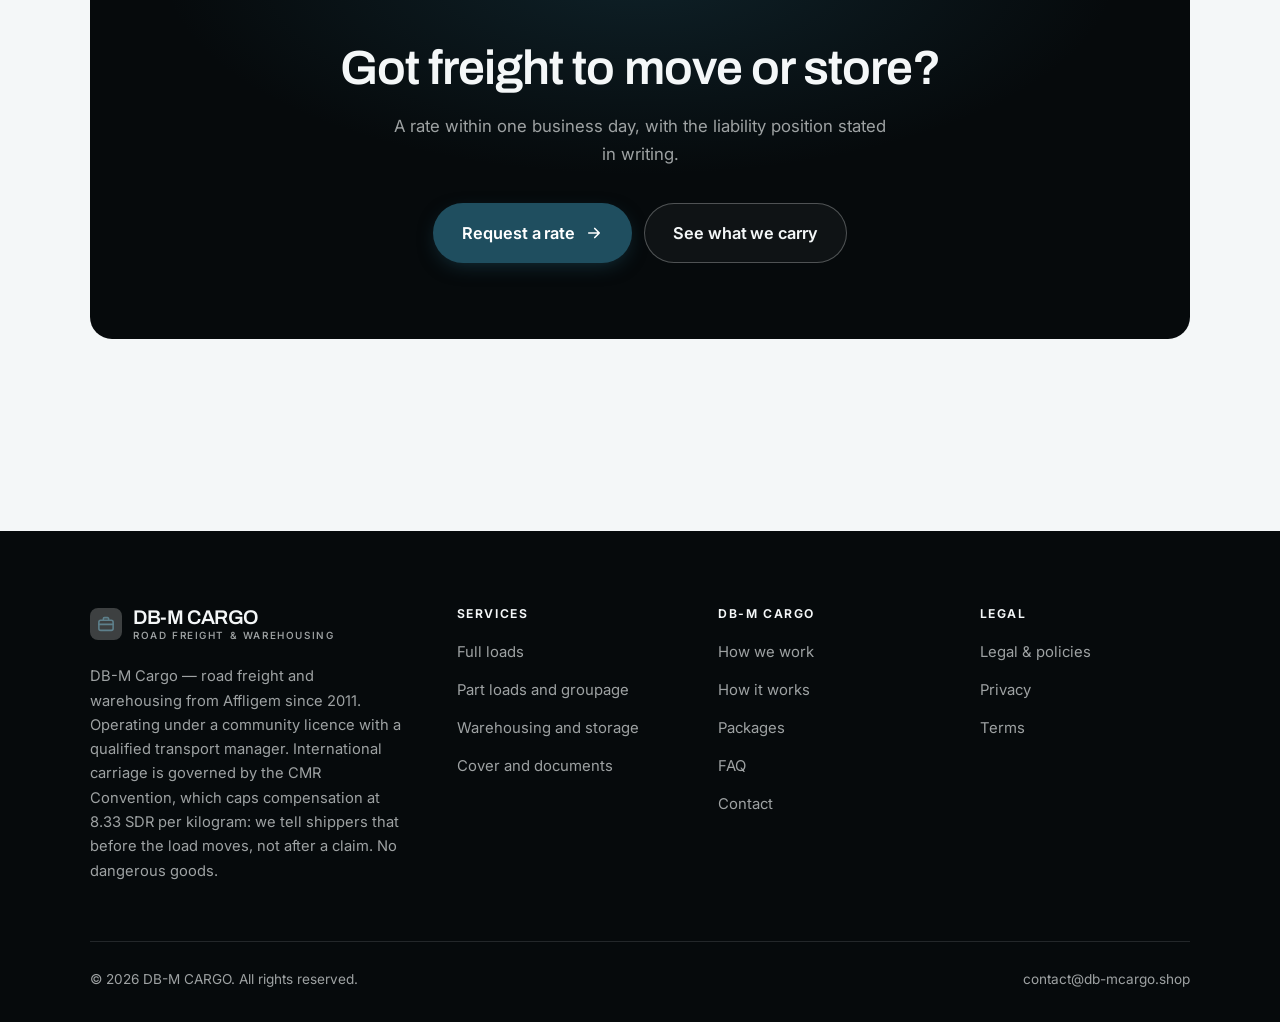
<file: programs.html>
<!DOCTYPE html>
<html lang="en" class="no-js">
<head>
<meta charset="utf-8">
<meta name="viewport" content="width=device-width, initial-scale=1">
<title>Services — DB-M CARGO</title>
<meta name="description" content="What DB-M Cargo does: full loads, part loads and groupage, warehousing and storage, and advice on CMR cover and documents.">
<link rel="canonical" href="https://db-mcargo.shop/programs.html">

<meta property="og:type" content="website">
<meta property="og:url" content="https://db-mcargo.shop/programs.html">
<meta property="og:site_name" content="DB-M CARGO">
<meta property="og:locale" content="en_US">
<meta property="og:title" content="Services — DB-M CARGO">
<meta property="og:description" content="What DB-M Cargo does: full loads, part loads and groupage, warehousing and storage, and advice on CMR cover and documents.">
<meta name="theme-color" content="#060a0c">

<link rel="icon" href="assets/img/favicon.svg" type="image/svg+xml">
<link rel="preconnect" href="https://fonts.googleapis.com">
<link rel="preconnect" href="https://fonts.gstatic.com" crossorigin>
<link rel="stylesheet" href="https://fonts.googleapis.com/css2?family=Archivo:wght@400;500;600;700&family=Inter:wght@400..700&display=swap">
<link rel="stylesheet" href="assets/css/style.css">

<!-- Thème appliqué avant le premier rendu (évite le flash) -->
<script>
document.documentElement.classList.remove('no-js');
(function(){try{var t=localStorage.getItem('site-theme');if(t){document.documentElement.setAttribute('data-theme',t);}}catch(e){}})();
</script>
</head>

<body>
<a class="skip-link" href="#main">Skip to main content</a>

<header class="site-header">
  <nav class="wrap nav" aria-label="Main navigation">
    <a class="brand" href="index.html">
      <svg class="brand__mark" viewBox="0 0 64 64" aria-hidden="true">
        <rect class="bm-bg" width="64" height="64" rx="16"/>
        <g class="bm-ic" transform="translate(14 14) scale(1.5)" fill="none" stroke-width="2.1" stroke-linecap="round" stroke-linejoin="round"><rect x="2.5" y="7" width="19" height="13.5" rx="2.5"/><path d="M8.5 7V5a1.5 1.5 0 0 1 1.5-1.5h4A1.5 1.5 0 0 1 15.5 5v2M2.5 12.5h19"/></g>
      </svg>
      <span>DB-M CARGO<span class="brand__sub">ROAD FREIGHT &amp; WAREHOUSING</span></span>
    </a>

    <ul class="nav__links" id="nav-links">
      <li><a href="index.html">Home</a></li>
      <li><a href="programs.html" aria-current="page">Services</a></li>
      <li><a href="index.html#pricing">Packages</a></li>
      <li><a href="about.html">How we work</a></li>
      <li><a href="contact.html">Contact</a></li>
      <li><a class="btn btn--primary" href="contact.html">Request a rate</a></li>
    </ul>

    <div class="nav__cta">
      <button class="theme-toggle" type="button" aria-label="Switch to dark theme">
        <svg class="icon-sun" viewBox="0 0 24 24" fill="none" stroke="currentColor" stroke-width="1.8" stroke-linecap="round" aria-hidden="true"><circle cx="12" cy="12" r="4"/><path d="M12 2v2m0 16v2M2 12h2m16 0h2M4.9 4.9l1.4 1.4m11.4 11.4 1.4 1.4M19.1 4.9l-1.4 1.4M6.3 17.7l-1.4 1.4"/></svg>
        <svg class="icon-moon" viewBox="0 0 24 24" fill="none" stroke="currentColor" stroke-width="1.8" stroke-linecap="round" stroke-linejoin="round" aria-hidden="true"><path d="M21 12.8A9 9 0 1 1 11.2 3a7 7 0 0 0 9.8 9.8z"/></svg>
      </button>
      <a class="btn btn--primary" href="contact.html">Request a rate</a>
      <button class="nav__toggle" type="button" aria-expanded="false" aria-controls="nav-links" aria-label="Open menu">
        <svg class="icon-open" viewBox="0 0 24 24" fill="none" stroke="currentColor" stroke-width="2" stroke-linecap="round" aria-hidden="true"><path d="M3 6h18M3 12h18M3 18h18"/></svg>
        <svg class="icon-close" viewBox="0 0 24 24" fill="none" stroke="currentColor" stroke-width="2" stroke-linecap="round" aria-hidden="true"><path d="M6 6l12 12M18 6L6 18"/></svg>
      </button>
    </div>
  </nav>
</header>

<main id="main">

<section class="page-head">
  <div class="wrap">
    <nav class="breadcrumb" aria-label="Breadcrumb">
      <a href="index.html">Home</a><span>/</span><span aria-current="page">Services</span>
    </nav>
    <h1>What we carry, in detail</h1>
    <p>Four services under one community licence, with the cover position stated every time.</p>
  </div>
</section>

<section class="section wrap" id="fullload">
  <div class="split reveal">
    <div>
      <span class="eyebrow">Program 01 · Planned to the rules</span>
      <h2>Full loads</h2>
      <p>A full load is straightforward until someone asks for a delivery slot the legal driving time cannot reach. We work the schedule backwards from the rest-time rules and tell you the earliest honest slot, because the alternative is a driver running over hours — which is the operator's offence, your delay, and in the worst case a vehicle immobilised at a roadside check.</p>
      <ul class="tags"><li>Per shipment</li><li>Shippers and forwarders</li><li>Weight declared</li><li>Cover advised</li></ul>
      <p><a class="arrow-link" href="contact.html">Start this program <svg viewBox="0 0 24 24" fill="none" stroke="currentColor" stroke-width="2.2" stroke-linecap="round" stroke-linejoin="round" aria-hidden="true"><path d="M5 12h14M13 6l6 6-6 6"/></svg></a></p>
    </div>
    <div class="grid grid--2 grid--tight">
      <article class="card card--sm">
        <h3>Step 1 · Enquiry</h3>
        <p>Weight, dimensions and value.</p>
      </article>
      <article class="card card--sm">
        <h3>Step 2 · Rate</h3>
        <p>Quoted with the cover position.</p>
      </article>
      <article class="card card--sm">
        <h3>Step 3 · Plan</h3>
        <p>Slot set by rest-time limits.</p>
      </article>
      <article class="card card--sm">
        <h3>Step 4 · Deliver</h3>
        <p>Signed consignment note back.</p>
      </article>
    </div>
  </div>
</section>

<section class="section section--flush wrap" id="partload">
  <div class="split reveal">
    <div class="grid grid--2 grid--tight">
      <article class="card card--sm">
        <h3>Step 1 · Enquiry</h3>
        <p>Pallets, weight and destination.</p>
      </article>
      <article class="card card--sm">
        <h3>Step 2 · Suitability</h3>
        <p>Whether groupage fits the goods.</p>
      </article>
      <article class="card card--sm">
        <h3>Step 3 · Consolidate</h3>
        <p>Loaded with compatible freight.</p>
      </article>
      <article class="card card--sm">
        <h3>Step 4 · Deliver</h3>
        <p>Tracked to the consignee.</p>
      </article>
    </div>
    <div>
      <span class="eyebrow">Program 02 · Shared space, stated risk</span>
      <h2>Part loads and groupage</h2>
      <p>Groupage is cheaper because the vehicle is shared, and the trade-off is handling: a consignment that is loaded and unloaded more often is handled more often. We say which flows involve a transfer and we are candid that fragile or poorly packed goods belong in a full load rather than in groupage, whatever the rate difference suggests.</p>
      <ul class="tags"><li>Per shipment</li><li>Shippers and forwarders</li><li>Weight declared</li><li>Packing adequate</li></ul>
      <p><a class="arrow-link" href="contact.html">Start this program <svg viewBox="0 0 24 24" fill="none" stroke="currentColor" stroke-width="2.2" stroke-linecap="round" stroke-linejoin="round" aria-hidden="true"><path d="M5 12h14M13 6l6 6-6 6"/></svg></a></p>
    </div>
  </div>
</section>

<section class="section section--flush wrap" id="warehousing">
  <div class="split reveal">
    <div>
      <span class="eyebrow">Program 03 · Stock recorded both ways</span>
      <h2>Warehousing and storage</h2>
      <p>Storage disputes almost always come down to two things nobody wrote down: how much the goods were worth and what condition they arrived in. So we agree an insured value in writing and record stock in and out, including damage noted on arrival. We do not store temperature-controlled food, holding no food-safety authorisation for it.</p>
      <ul class="tags"><li>Per month</li><li>Shippers and e-commerce</li><li>Insured value agreed</li><li>No chilled food</li></ul>
      <p><a class="arrow-link" href="contact.html">Start this program <svg viewBox="0 0 24 24" fill="none" stroke="currentColor" stroke-width="2.2" stroke-linecap="round" stroke-linejoin="round" aria-hidden="true"><path d="M5 12h14M13 6l6 6-6 6"/></svg></a></p>
    </div>
    <div class="grid grid--2 grid--tight">
      <article class="card card--sm">
        <h3>Step 1 · Agreement</h3>
        <p>Volume, duration, insured value.</p>
      </article>
      <article class="card card--sm">
        <h3>Step 2 · Receipt</h3>
        <p>Counted and condition noted.</p>
      </article>
      <article class="card card--sm">
        <h3>Step 3 · Storage</h3>
        <p>Stock recorded both ways.</p>
      </article>
      <article class="card card--sm">
        <h3>Step 4 · Release</h3>
        <p>Against written instruction.</p>
      </article>
    </div>
  </div>
</section>

<section class="section section--flush wrap" id="advice">
  <div class="split reveal">
    <div class="grid grid--2 grid--tight">
      <article class="card card--sm">
        <h3>Step 1 · Value</h3>
        <p>What the consignment is worth.</p>
      </article>
      <article class="card card--sm">
        <h3>Step 2 · Gap</h3>
        <p>What CMR would actually pay.</p>
      </article>
      <article class="card card--sm">
        <h3>Step 3 · Advice</h3>
        <p>In writing, with the quote.</p>
      </article>
      <article class="card card--sm">
        <h3>Step 4 · Documents</h3>
        <p>Checked before departure.</p>
      </article>
    </div>
    <div>
      <span class="eyebrow">Program 04 · Before, not after</span>
      <h2>Cover and documents</h2>
      <p>The CMR limit of 8.33 SDR per kilogram is the single most expensive thing shippers do not know. We put it in writing with every quote and we say when a consignment plainly needs ad valorem cover. We also check the consignment note and the data accompanying a cross-border load, because a document error stops a vehicle just as effectively as a breakdown.</p>
      <ul class="tags"><li>With every quote</li><li>Shippers and forwarders</li><li>Value declared</li><li>Written advice</li></ul>
      <p><a class="arrow-link" href="contact.html">Start this program <svg viewBox="0 0 24 24" fill="none" stroke="currentColor" stroke-width="2.2" stroke-linecap="round" stroke-linejoin="round" aria-hidden="true"><path d="M5 12h14M13 6l6 6-6 6"/></svg></a></p>
    </div>
  </div>
</section>

<section class="wrap section--tight">
  <div class="cta-band reveal">
    <h2>Got freight to move or store?</h2>
    <p>A rate within one business day, with the liability position stated in writing.</p>
    <div class="hero__actions">
      <a class="btn btn--primary btn--lg" href="contact.html">Request a rate <svg viewBox="0 0 24 24" fill="none" stroke="currentColor" stroke-width="2.2" stroke-linecap="round" stroke-linejoin="round" aria-hidden="true"><path d="M5 12h14M13 6l6 6-6 6"/></svg></a>
      <a class="btn btn--on-dark btn--lg" href="programs.html">See what we carry</a>
    </div>
  </div>
</section>

</main>

<footer class="site-footer">
  <div class="wrap">
    <div class="footer__grid">
      <div class="footer__brand">
        <a class="brand" href="index.html">
          <svg class="brand__mark" viewBox="0 0 64 64" aria-hidden="true">
        <rect class="bm-bg" width="64" height="64" rx="16"/>
        <g class="bm-ic" transform="translate(14 14) scale(1.5)" fill="none" stroke-width="2.1" stroke-linecap="round" stroke-linejoin="round"><rect x="2.5" y="7" width="19" height="13.5" rx="2.5"/><path d="M8.5 7V5a1.5 1.5 0 0 1 1.5-1.5h4A1.5 1.5 0 0 1 15.5 5v2M2.5 12.5h19"/></g>
      </svg>
          <span>DB-M CARGO<span class="brand__sub">ROAD FREIGHT &amp; WAREHOUSING</span></span>
        </a>
        <p>DB-M Cargo — road freight and warehousing from Affligem since 2011. Operating under a community licence with a qualified transport manager. International carriage is governed by the CMR Convention, which caps compensation at 8.33 SDR per kilogram: we tell shippers that before the load moves, not after a claim. No dangerous goods.</p>
      </div>

      <div class="footer__col">
        <h4>Services</h4>
        <ul>
          <li><a href="programs.html#fullload">Full loads</a></li>
          <li><a href="programs.html#partload">Part loads and groupage</a></li>
          <li><a href="programs.html#warehousing">Warehousing and storage</a></li>
          <li><a href="programs.html#advice">Cover and documents</a></li>
        </ul>
      </div>

      <div class="footer__col">
        <h4>DB-M CARGO</h4>
        <ul>
          <li><a href="about.html">How we work</a></li>
          <li><a href="index.html#how-it-works">How it works</a></li>
          <li><a href="index.html#pricing">Packages</a></li>
          <li><a href="index.html#faq">FAQ</a></li>
          <li><a href="contact.html">Contact</a></li>
        </ul>
      </div>

      <div class="footer__col">
        <h4>Legal</h4>
        <ul>
          <li><a href="legal.html">Legal &amp; policies</a></li>
          <li><a href="legal.html#privacy">Privacy</a></li>
          <li><a href="legal.html#terms">Terms</a></li>
        </ul>
      </div>
    </div>

    <div class="footer__bottom">
      <p>© <span data-year>2026</span> DB-M CARGO. All rights reserved.</p>
      <p><a href="mailto:contact@db-mcargo.shop">contact@db-mcargo.shop</a></p>
    </div>
  </div>
</footer>

<script src="assets/js/main.js" defer></script>
</body>
</html>
</file>
<file: assets/css/style.css>
/* DB-M CARGO — couleurs et polices de la marque.
   Modifier ces valeurs suffit à changer l'identité visuelle de tout le site. */
:root {
  --c-accent:    #1f4e5f;
  --c-on-accent: #ffffff;
  --c-ink:       #060a0c;
  --c-paper:     #f4f7f8;

  --accent-ink-light: color-mix(in srgb, var(--c-accent) 58%, black);
  --accent-on-dark:   color-mix(in srgb, var(--c-accent) 72%, white);

  --font-display: "Archivo", system-ui, -apple-system, "Segoe UI", sans-serif;
  --font-body: "Inter", system-ui, -apple-system, "Segoe UI", sans-serif;
  --display-weight: 600;
  --display-tracking: -.02em;
}

/* ==========================================================================
   Feuille de style commune aux sites de coaching
   Les couleurs de marque (--c-accent, --c-on-accent, --c-ink, --c-paper) et
   les polices sont définies juste au-dessus, par site. Tout le reste en dérive.
   ========================================================================== */

/* --------------------------------------------------------------------------
   1. Tokens dérivés
   -------------------------------------------------------------------------- */

:root {
  /* Thème clair */
  --paper:      var(--c-paper);
  --paper-2:    color-mix(in srgb, var(--c-paper) 95%, var(--c-ink));
  --paper-3:    color-mix(in srgb, var(--c-paper) 89%, var(--c-ink));
  --line:       color-mix(in srgb, var(--c-paper) 86%, var(--c-ink));
  --text:       color-mix(in srgb, var(--c-ink) 94%, var(--c-paper));
  --muted:      color-mix(in srgb, var(--c-ink) 64%, var(--c-paper));
  --accent:     var(--c-accent);
  --accent-600: color-mix(in srgb, var(--c-accent) 86%, black);
  --accent-ink: var(--accent-ink-light);
  --on-accent:  var(--c-on-accent);
  --ink:        var(--c-ink);
  --ink-soft:   color-mix(in srgb, var(--c-ink) 90%, white);
  --on-ink:     var(--c-paper);
  --on-ink-mut: color-mix(in srgb, var(--c-paper) 64%, var(--c-ink));
  --brand-bg:   var(--c-ink);

  /* Rayons */
  --r-sm: 8px;
  --r-md: 14px;
  --r-lg: 22px;
  --r-full: 999px;

  /* Ombres */
  --sh-1: 0 1px 2px rgba(0, 0, 0, .05), 0 2px 8px rgba(0, 0, 0, .04);
  --sh-2: 0 2px 4px rgba(0, 0, 0, .05), 0 12px 32px rgba(0, 0, 0, .09);
  --sh-3: 0 4px 8px rgba(0, 0, 0, .06), 0 24px 56px rgba(0, 0, 0, .14);

  /* Rythme */
  --gutter: clamp(16px, 4vw, 40px);
  --maxw: 1180px;
  --section-y: clamp(64px, 9vw, 124px);

  --ease: cubic-bezier(.22, .61, .36, 1);
}

/* Thème sombre — suit le système, sauf si l'utilisateur a choisi « clair » */
@media (prefers-color-scheme: dark) {
  :root:not([data-theme="light"]) {
    --paper:      var(--c-ink);
    --paper-2:    color-mix(in srgb, var(--c-ink) 92%, white);
    --paper-3:    color-mix(in srgb, var(--c-ink) 86%, white);
    --line:       color-mix(in srgb, var(--c-ink) 80%, white);
    --text:       color-mix(in srgb, var(--c-paper) 94%, var(--c-ink));
    --muted:      color-mix(in srgb, var(--c-paper) 66%, var(--c-ink));
    --accent-ink: var(--accent-on-dark);
    --ink:        color-mix(in srgb, var(--c-ink) 72%, black);
    --brand-bg:   color-mix(in srgb, var(--c-ink) 80%, white);
    --sh-1: 0 1px 2px rgba(0, 0, 0, .4), 0 2px 8px rgba(0, 0, 0, .3);
    --sh-2: 0 2px 4px rgba(0, 0, 0, .4), 0 12px 32px rgba(0, 0, 0, .45);
    --sh-3: 0 4px 8px rgba(0, 0, 0, .45), 0 24px 56px rgba(0, 0, 0, .55);
  }
}

/* Thème sombre — choix explicite */
:root[data-theme="dark"] {
  --paper:      var(--c-ink);
  --paper-2:    color-mix(in srgb, var(--c-ink) 92%, white);
  --paper-3:    color-mix(in srgb, var(--c-ink) 86%, white);
  --line:       color-mix(in srgb, var(--c-ink) 80%, white);
  --text:       color-mix(in srgb, var(--c-paper) 94%, var(--c-ink));
  --muted:      color-mix(in srgb, var(--c-paper) 66%, var(--c-ink));
  --accent-ink: var(--accent-on-dark);
  --ink:        color-mix(in srgb, var(--c-ink) 72%, black);
  --brand-bg:   color-mix(in srgb, var(--c-ink) 80%, white);
  --sh-1: 0 1px 2px rgba(0, 0, 0, .4), 0 2px 8px rgba(0, 0, 0, .3);
  --sh-2: 0 2px 4px rgba(0, 0, 0, .4), 0 12px 32px rgba(0, 0, 0, .45);
  --sh-3: 0 4px 8px rgba(0, 0, 0, .45), 0 24px 56px rgba(0, 0, 0, .55);
}

/* --------------------------------------------------------------------------
   2. Reset / base
   -------------------------------------------------------------------------- */

*, *::before, *::after { box-sizing: border-box; }

* { margin: 0; }

html {
  -webkit-text-size-adjust: 100%;
  scroll-behavior: smooth;
  scroll-padding-top: 88px;
}

body {
  background: var(--paper);
  color: var(--text);
  font-family: var(--font-body);
  font-size: 17px;
  line-height: 1.65;
  -webkit-font-smoothing: antialiased;
  text-rendering: optimizeLegibility;
  overflow-x: hidden;
}

img, svg, video { display: block; max-width: 100%; height: auto; }

a { color: inherit; text-decoration: none; }

button, input, textarea, select { font: inherit; color: inherit; }

h1, h2, h3, h4 {
  font-family: var(--font-display);
  font-weight: var(--display-weight);
  line-height: 1.08;
  letter-spacing: var(--display-tracking);
  text-wrap: balance;
}

p { text-wrap: pretty; }

:focus-visible {
  outline: 3px solid var(--accent);
  outline-offset: 3px;
  border-radius: 4px;
}

::selection { background: var(--accent); color: var(--on-accent); }

/* --------------------------------------------------------------------------
   3. Utilitaires de mise en page
   -------------------------------------------------------------------------- */

.wrap {
  width: 100%;
  max-width: var(--maxw);
  margin-inline: auto;
  padding-inline: var(--gutter);
}

.section { padding-block: var(--section-y); }
.section--flush { padding-top: 0; }
.section--tight { padding-block: clamp(48px, 6vw, 80px); }

.skip-link {
  position: absolute;
  left: 12px;
  top: -100px;
  z-index: 200;
  background: var(--accent);
  color: var(--on-accent);
  padding: 12px 20px;
  border-radius: var(--r-sm);
  font-weight: 600;
  transition: top .2s var(--ease);
}
.skip-link:focus { top: 12px; }

.eyebrow {
  display: inline-flex;
  align-items: center;
  gap: 8px;
  font-size: .78rem;
  font-weight: 650;
  letter-spacing: .14em;
  text-transform: uppercase;
  color: var(--accent-ink);
  margin-bottom: 18px;
}
.eyebrow::before {
  content: "";
  width: 22px;
  height: 2px;
  background: var(--accent);
  border-radius: 2px;
}

.section-head { max-width: 62ch; margin-bottom: clamp(36px, 5vw, 60px); }
.section-head h2 { font-size: clamp(2rem, 4.4vw, 3.1rem); }
.section-head p {
  margin-top: 18px;
  color: var(--muted);
  font-size: clamp(1rem, 1.6vw, 1.12rem);
  max-width: 58ch;
}

.section-head--center { margin-inline: auto; text-align: center; }
.section-head--center .eyebrow { justify-content: center; }
.section-head--center p { margin-inline: auto; }

/* --------------------------------------------------------------------------
   4. Boutons
   -------------------------------------------------------------------------- */

.btn {
  display: inline-flex;
  align-items: center;
  justify-content: center;
  gap: 10px;
  padding: 14px 26px;
  border: 1px solid transparent;
  border-radius: var(--r-full);
  font-weight: 620;
  font-size: .98rem;
  letter-spacing: -.005em;
  cursor: pointer;
  white-space: nowrap;
  transition: transform .18s var(--ease), background-color .18s var(--ease),
              border-color .18s var(--ease), box-shadow .18s var(--ease), color .18s var(--ease);
}
.btn:hover { transform: translateY(-2px); }
.btn:active { transform: translateY(0); }

.btn--primary {
  background: var(--accent);
  color: var(--on-accent);
  box-shadow: 0 6px 20px -6px color-mix(in srgb, var(--c-accent) 65%, transparent);
}
.btn--primary:hover {
  background: var(--accent-600);
  box-shadow: 0 12px 28px -8px color-mix(in srgb, var(--c-accent) 70%, transparent);
}

.btn--ghost {
  border-color: var(--line);
  background: transparent;
  color: var(--text);
}
.btn--ghost:hover { border-color: var(--accent); color: var(--accent-ink); }

.btn--on-dark {
  border-color: color-mix(in srgb, var(--c-paper) 28%, transparent);
  color: var(--on-ink);
  background: color-mix(in srgb, var(--c-paper) 4%, transparent);
}
.btn--on-dark:hover {
  border-color: color-mix(in srgb, var(--c-paper) 60%, transparent);
  background: color-mix(in srgb, var(--c-paper) 10%, transparent);
}

.btn--lg { padding: 16px 28px; font-size: 1.02rem; }
.btn--block { width: 100%; }

.btn svg { width: 18px; height: 18px; flex: none; }

@media (max-width: 420px) {
  .btn--lg { padding: 15px 22px; font-size: 1rem; white-space: normal; text-align: center; }
}

/* Lien fléché */
.arrow-link {
  display: inline-flex;
  align-items: center;
  gap: 8px;
  font-weight: 620;
  color: var(--accent-ink);
}
.arrow-link svg { width: 16px; height: 16px; transition: transform .18s var(--ease); }
.arrow-link:hover svg { transform: translateX(4px); }

/* --------------------------------------------------------------------------
   5. En-tête / navigation
   -------------------------------------------------------------------------- */

.site-header {
  position: sticky;
  top: 0;
  z-index: 100;
  background: color-mix(in srgb, var(--paper) 82%, transparent);
  backdrop-filter: saturate(180%) blur(14px);
  -webkit-backdrop-filter: saturate(180%) blur(14px);
  border-bottom: 1px solid transparent;
  transition: border-color .25s var(--ease), background-color .25s var(--ease);
}
.site-header.is-stuck {
  border-bottom-color: var(--line);
  background: color-mix(in srgb, var(--paper) 94%, transparent);
}

.nav {
  display: flex;
  align-items: center;
  justify-content: space-between;
  gap: 24px;
  height: 74px;
}

.brand {
  display: inline-flex;
  align-items: center;
  gap: 11px;
  font-family: var(--font-display);
  font-weight: var(--display-weight);
  font-size: 1.24rem;
  letter-spacing: var(--display-tracking);
  flex: none;
  line-height: 1.1;
}
.brand__mark { width: 32px; height: 32px; flex: none; }
.brand__mark .bm-bg { fill: var(--brand-bg); }
.brand__mark .bm-ic { stroke: var(--accent-on-dark); color: var(--accent-on-dark); }
.brand__sub {
  display: block;
  font-family: var(--font-body);
  font-size: .62rem;
  font-weight: 550;
  letter-spacing: .16em;
  text-transform: uppercase;
  color: var(--muted);
  margin-top: 1px;
}

.nav__links {
  display: flex;
  align-items: center;
  gap: 4px;
  list-style: none;
  padding: 0;
}
.nav__links a {
  display: block;
  padding: 9px 14px;
  border-radius: var(--r-full);
  font-size: .95rem;
  font-weight: 520;
  color: var(--muted);
  transition: color .16s var(--ease), background-color .16s var(--ease);
}
.nav__links a:hover { color: var(--text); background: var(--paper-2); }
.nav__links a[aria-current="page"] { color: var(--text); font-weight: 620; }
.nav__links .btn { display: none; }

.nav__cta { display: flex; align-items: center; gap: 10px; flex: none; }

.nav__toggle {
  display: none;
  width: 44px;
  height: 44px;
  align-items: center;
  justify-content: center;
  background: transparent;
  border: 1px solid var(--line);
  border-radius: var(--r-full);
  cursor: pointer;
}
.nav__toggle svg { width: 20px; height: 20px; }
.nav__toggle .icon-close { display: none; }
.nav__toggle[aria-expanded="true"] .icon-open { display: none; }
.nav__toggle[aria-expanded="true"] .icon-close { display: block; }

@media (max-width: 900px) {
  .nav__links, .nav__cta .btn { display: none; }
  .nav__toggle { display: inline-flex; }

  .nav__links {
    position: fixed;
    inset: 74px 0 auto;
    flex-direction: column;
    align-items: stretch;
    gap: 2px;
    padding: 20px var(--gutter) 32px;
    background: var(--paper);
    border-bottom: 1px solid var(--line);
    box-shadow: var(--sh-2);
  }
  .nav__links.is-open { display: flex; }
  .nav__links a { padding: 14px 4px; font-size: 1.1rem; border-radius: var(--r-sm); }
  .nav__links a.btn { display: inline-flex; margin-top: 14px; padding: 14px 26px; color: var(--on-accent); }
}

@media (max-width: 380px) {
  .brand__sub { display: none; }
}

/* Bouton de thème */
.theme-toggle {
  width: 44px;
  height: 44px;
  display: inline-flex;
  align-items: center;
  justify-content: center;
  background: transparent;
  border: 1px solid var(--line);
  border-radius: var(--r-full);
  cursor: pointer;
  color: var(--muted);
  transition: color .16s var(--ease), border-color .16s var(--ease);
}
.theme-toggle:hover { color: var(--text); border-color: var(--accent); }
.theme-toggle svg { width: 18px; height: 18px; }
.theme-toggle .icon-moon { display: none; }
:root[data-theme="dark"] .theme-toggle .icon-sun { display: none; }
:root[data-theme="dark"] .theme-toggle .icon-moon { display: block; }
@media (prefers-color-scheme: dark) {
  :root:not([data-theme="light"]) .theme-toggle .icon-sun { display: none; }
  :root:not([data-theme="light"]) .theme-toggle .icon-moon { display: block; }
}

/* --------------------------------------------------------------------------
   6. Hero
   -------------------------------------------------------------------------- */

.hero {
  position: relative;
  background: var(--ink);
  color: var(--on-ink);
  overflow: hidden;
  isolation: isolate;
}

/* Halo de couleur + grain léger */
.hero::before {
  content: "";
  position: absolute;
  inset: -30% -10% auto;
  height: 130%;
  background:
    radial-gradient(60% 55% at 78% 18%, color-mix(in srgb, var(--c-accent) 34%, transparent), transparent 62%),
    radial-gradient(48% 44% at 12% 88%, color-mix(in srgb, var(--c-accent) 16%, transparent), transparent 66%);
  z-index: -2;
  pointer-events: none;
}
.hero::after {
  content: "";
  position: absolute;
  inset: 0;
  background-image: url("data:image/svg+xml,%3Csvg xmlns='http://www.w3.org/2000/svg' width='160' height='160'%3E%3Cfilter id='n'%3E%3CfeTurbulence type='fractalNoise' baseFrequency='.85' numOctaves='3'/%3E%3C/filter%3E%3Crect width='160' height='160' filter='url(%23n)' opacity='.28'/%3E%3C/svg%3E");
  opacity: .45;
  mix-blend-mode: overlay;
  z-index: -1;
  pointer-events: none;
}

.hero__inner {
  display: grid;
  grid-template-columns: minmax(0, 1.05fr) minmax(0, .95fr);
  align-items: center;
  gap: clamp(32px, 5vw, 72px);
  padding-block: clamp(56px, 8vw, 110px);
}

.hero h1 {
  font-size: clamp(2.5rem, 6vw, 4.6rem);
  letter-spacing: calc(var(--display-tracking) * 1.4);
}
.hero h1 em {
  font-style: normal;
  color: var(--accent-on-dark);
  text-decoration: underline;
  text-decoration-color: color-mix(in srgb, var(--c-accent) 45%, transparent);
  text-decoration-thickness: .1em;
  text-underline-offset: .14em;
  text-decoration-skip-ink: none;
}

.hero__lede {
  margin-top: 22px;
  font-size: clamp(1.04rem, 1.9vw, 1.2rem);
  color: var(--on-ink-mut);
  max-width: 50ch;
}

.hero__actions {
  display: flex;
  flex-wrap: wrap;
  gap: 12px;
  margin-top: 34px;
}

.hero__eyebrow { color: var(--accent-on-dark); }
.hero__eyebrow::before { background: var(--accent-on-dark); }

/* Faits sur l'offre */
.hero__proof {
  display: grid;
  grid-template-columns: repeat(4, minmax(0, 1fr));
  gap: clamp(18px, 3vw, 32px);
  margin-top: 44px;
  padding: 26px 0 0;
  border-top: 1px solid color-mix(in srgb, var(--c-paper) 14%, transparent);
  list-style: none;
}
.stat__num {
  display: block;
  font-family: var(--font-display);
  font-size: clamp(1.5rem, 2.6vw, 2.05rem);
  font-weight: var(--display-weight);
  line-height: 1;
  letter-spacing: var(--display-tracking);
  white-space: nowrap;
}
.stat__label {
  display: block;
  margin-top: 7px;
  font-size: .82rem;
  line-height: 1.4;
  color: var(--on-ink-mut);
}

.hero__art svg { width: 100%; height: auto; border-radius: var(--r-lg); box-shadow: var(--sh-3); }

@media (max-width: 880px) {
  .hero__inner { grid-template-columns: 1fr; }
  .hero__art { order: -1; max-width: 560px; }
}
@media (max-width: 540px) {
  .hero__proof { grid-template-columns: repeat(2, minmax(0, 1fr)); }
}

/* --------------------------------------------------------------------------
   7. Bandeau défilant
   -------------------------------------------------------------------------- */

.marquee {
  background: var(--ink-soft);
  color: var(--on-ink-mut);
  border-top: 1px solid color-mix(in srgb, var(--c-paper) 8%, transparent);
  padding-block: 18px;
  overflow: hidden;
  white-space: nowrap;
  mask-image: linear-gradient(90deg, transparent, #000 8%, #000 92%, transparent);
  -webkit-mask-image: linear-gradient(90deg, transparent, #000 8%, #000 92%, transparent);
}
.marquee__track {
  display: inline-flex;
  gap: 42px;
  align-items: center;
  animation: marquee 38s linear infinite;
  font-size: .86rem;
  letter-spacing: .12em;
  text-transform: uppercase;
  font-weight: 560;
}
.marquee__track span { display: inline-flex; align-items: center; gap: 42px; }
.marquee__track span::after {
  content: "";
  width: 5px; height: 5px;
  border-radius: 50%;
  background: var(--accent);
  opacity: .8;
}
@keyframes marquee { to { transform: translateX(-50%); } }

/* --------------------------------------------------------------------------
   8. Grilles de cartes
   -------------------------------------------------------------------------- */

.grid {
  display: grid;
  gap: clamp(16px, 2.2vw, 26px);
}
.grid--2 { grid-template-columns: repeat(auto-fit, minmax(min(100%, 260px), 1fr)); }
.grid--3 { grid-template-columns: repeat(auto-fit, minmax(min(100%, 270px), 1fr)); }
.grid--4 { grid-template-columns: repeat(auto-fit, minmax(min(100%, 230px), 1fr)); }
.grid--tight { gap: 14px; }

.card {
  position: relative;
  display: flex;
  flex-direction: column;
  padding: 28px;
  background: var(--paper-2);
  border: 1px solid var(--line);
  border-radius: var(--r-lg);
  transition: transform .22s var(--ease), box-shadow .22s var(--ease), border-color .22s var(--ease);
}
a.card:hover, .card--lift:hover {
  transform: translateY(-5px);
  box-shadow: var(--sh-2);
  border-color: color-mix(in srgb, var(--c-accent) 45%, var(--line));
}
.card--sm { padding: 22px; }
.card--sm h3 { font-size: 1rem; }
.card__icon {
  width: 52px;
  height: 52px;
  display: grid;
  place-items: center;
  border-radius: var(--r-md);
  background: color-mix(in srgb, var(--c-accent) 15%, transparent);
  color: var(--accent-ink);
  margin-bottom: 20px;
}
.card__icon svg { width: 26px; height: 26px; }
.card h3 { font-size: 1.22rem; margin-bottom: 10px; }
.card p { color: var(--muted); font-size: .95rem; }
.card .arrow-link { margin-top: auto; padding-top: 18px; font-size: .92rem; }

.tags {
  list-style: none;
  padding: 0;
  margin: 18px 0 0;
  display: flex;
  flex-wrap: wrap;
  gap: 7px;
}
.tags li {
  font-size: .78rem;
  font-weight: 560;
  padding: 5px 11px;
  border-radius: var(--r-full);
  background: var(--paper);
  border: 1px solid var(--line);
  color: var(--muted);
}

/* --------------------------------------------------------------------------
   9. Méthode (étapes)
   -------------------------------------------------------------------------- */

.steps { counter-reset: step; }
.step {
  position: relative;
  padding: 30px 26px 26px;
  background: var(--paper);
  border: 1px solid var(--line);
  border-radius: var(--r-lg);
}
.step::before {
  counter-increment: step;
  content: "0" counter(step);
  display: block;
  font-family: var(--font-display);
  font-size: 2.6rem;
  font-weight: var(--display-weight);
  line-height: 1;
  letter-spacing: var(--display-tracking);
  color: color-mix(in srgb, var(--c-accent) 55%, var(--paper));
  margin-bottom: 16px;
}
.step h3 { font-size: 1.12rem; margin-bottom: 9px; }
.step p { color: var(--muted); font-size: .93rem; }

/* --------------------------------------------------------------------------
   10. Tarifs
   -------------------------------------------------------------------------- */

.plans { align-items: start; }

.plan {
  display: flex;
  flex-direction: column;
  padding: 32px 28px;
  background: var(--paper);
  border: 1px solid var(--line);
  border-radius: var(--r-lg);
  height: 100%;
  position: relative;
}
.plan--featured {
  background: var(--ink);
  color: var(--on-ink);
  border-color: var(--ink);
  box-shadow: var(--sh-3);
}
.plan--featured .plan__desc,
.plan--featured .plan__period,
.plan--featured .plan__features li { color: var(--on-ink-mut); }
.plan--featured .plan__features li::before { color: var(--accent-on-dark); }

.plan__tag {
  position: absolute;
  top: 18px;
  right: 18px;
  font-size: .7rem;
  font-weight: 680;
  letter-spacing: .1em;
  text-transform: uppercase;
  padding: 5px 12px;
  border-radius: var(--r-full);
  background: var(--accent);
  color: var(--on-accent);
}

.plan h3 { font-size: 1.3rem; }
.plan--featured h3 { padding-right: 120px; }
.plan__desc { margin-top: 8px; color: var(--muted); font-size: .92rem; min-height: 2.8em; }

.plan__price {
  display: flex;
  align-items: baseline;
  gap: 6px;
  margin: 22px 0 4px;
  font-family: var(--font-display);
  font-size: clamp(2.2rem, 4vw, 2.9rem);
  font-weight: var(--display-weight);
  letter-spacing: var(--display-tracking);
  line-height: 1;
}
.plan__period { font-family: var(--font-body); font-size: .9rem; font-weight: 450; color: var(--muted); letter-spacing: 0; }

.plan__features {
  list-style: none;
  padding: 0;
  margin: 24px 0 28px;
  display: grid;
  gap: 11px;
  flex: 1;
}
.plan__features li {
  display: grid;
  grid-template-columns: 20px 1fr;
  gap: 10px;
  font-size: .93rem;
  color: var(--muted);
  align-items: start;
}
.plan__features li::before {
  content: "✓";
  color: var(--accent-ink);
  font-weight: 700;
  line-height: 1.5;
}

.plans-note { text-align: center; margin-top: 26px; font-size: .88rem; color: var(--muted); }

/* --------------------------------------------------------------------------
   11. Bloc split (texte + illustration)
   -------------------------------------------------------------------------- */

.split {
  display: grid;
  grid-template-columns: repeat(auto-fit, minmax(min(100%, 340px), 1fr));
  gap: clamp(32px, 5vw, 68px);
  align-items: center;
}
.split--top { align-items: start; }
.split__art svg { width: 100%; border-radius: var(--r-lg); box-shadow: var(--sh-2); }
.split h2 { font-size: clamp(1.9rem, 4vw, 2.8rem); }
.split p { margin-top: 18px; color: var(--muted); }
.split .tags { margin-top: 22px; }

/* --------------------------------------------------------------------------
   12. FAQ
   -------------------------------------------------------------------------- */

.faq { max-width: 780px; margin-inline: auto; }
.faq details {
  border-bottom: 1px solid var(--line);
  padding: 4px 0;
}
.faq summary {
  display: flex;
  align-items: center;
  justify-content: space-between;
  gap: 20px;
  padding: 22px 4px;
  cursor: pointer;
  list-style: none;
  font-family: var(--font-display);
  font-size: 1.08rem;
  font-weight: var(--display-weight);
  letter-spacing: var(--display-tracking);
}
.faq summary::-webkit-details-marker { display: none; }
.faq summary::after {
  content: "";
  flex: none;
  width: 13px;
  height: 13px;
  border-right: 2px solid var(--muted);
  border-bottom: 2px solid var(--muted);
  transform: rotate(45deg) translate(-3px, -3px);
  transition: transform .2s var(--ease), border-color .2s var(--ease);
}
.faq details[open] summary::after {
  transform: rotate(225deg) translate(-3px, -3px);
  border-color: var(--accent);
}
.faq details p { padding: 0 4px 24px; color: var(--muted); max-width: 66ch; }

/* --------------------------------------------------------------------------
   13. Bandeau d'appel à l'action
   -------------------------------------------------------------------------- */

.cta-band {
  position: relative;
  background: var(--ink);
  color: var(--on-ink);
  border-radius: var(--r-lg);
  padding: clamp(40px, 6vw, 76px) clamp(24px, 5vw, 64px);
  overflow: hidden;
  isolation: isolate;
  text-align: center;
}
.cta-band::before {
  content: "";
  position: absolute;
  inset: 0;
  background: radial-gradient(70% 90% at 50% 0%, color-mix(in srgb, var(--c-accent) 34%, transparent), transparent 62%);
  z-index: -1;
}
.cta-band h2 { font-size: clamp(1.9rem, 4.4vw, 3rem); }
.cta-band p {
  margin: 18px auto 0;
  max-width: 52ch;
  color: var(--on-ink-mut);
  font-size: 1.05rem;
}
.cta-band .hero__actions { justify-content: center; }

/* --------------------------------------------------------------------------
   14. Formulaire
   -------------------------------------------------------------------------- */

.form-layout {
  display: grid;
  grid-template-columns: minmax(0, 1fr) minmax(0, 420px);
  gap: clamp(32px, 5vw, 64px);
  align-items: start;
}
@media (max-width: 880px) { .form-layout { grid-template-columns: 1fr; } }

.form {
  display: grid;
  gap: 18px;
  padding: clamp(22px, 3.5vw, 36px);
  background: var(--paper-2);
  border: 1px solid var(--line);
  border-radius: var(--r-lg);
}
.form__row { display: grid; grid-template-columns: repeat(auto-fit, minmax(min(100%, 200px), 1fr)); gap: 18px; }

.field { display: grid; gap: 7px; }
.field label { font-size: .88rem; font-weight: 600; }
.field label .req { color: var(--accent-ink); }
.field input, .field textarea, .field select {
  width: 100%;
  padding: 13px 15px;
  background: var(--paper);
  border: 1px solid var(--line);
  border-radius: var(--r-md);
  font-size: .97rem;
  transition: border-color .16s var(--ease), box-shadow .16s var(--ease);
}
.field input:focus, .field textarea:focus, .field select:focus {
  outline: none;
  border-color: var(--accent);
  box-shadow: 0 0 0 3px color-mix(in srgb, var(--c-accent) 24%, transparent);
}
.field textarea { resize: vertical; min-height: 130px; }
.field__hint { font-size: .8rem; color: var(--muted); }

.form__status { font-size: .9rem; font-weight: 600; min-height: 1.4em; }
.form__note { font-size: .82rem; color: var(--muted); }
.form__note a { color: var(--accent-ink); text-decoration: underline; text-underline-offset: 2px; }

.contact-aside { display: grid; gap: 14px; }
.contact-card {
  display: flex;
  gap: 14px;
  padding: 20px 22px;
  background: var(--paper);
  border: 1px solid var(--line);
  border-radius: var(--r-md);
}
.contact-card--soft { background: var(--paper-2); }
.contact-card svg { width: 22px; height: 22px; flex: none; color: var(--accent-ink); margin-top: 3px; }
.contact-card b { display: block; font-size: .95rem; font-weight: 620; }
.contact-card span, .contact-card a { display: block; font-size: .9rem; color: var(--muted); }
.contact-card a:hover { color: var(--accent-ink); }

/* --------------------------------------------------------------------------
   15. Page interne — en-tête
   -------------------------------------------------------------------------- */

.page-head {
  background: var(--paper-2);
  border-bottom: 1px solid var(--line);
  padding-block: clamp(48px, 7vw, 86px);
}
.page-head h1 { font-size: clamp(2.2rem, 5.4vw, 3.6rem); max-width: 20ch; }
.page-head p { margin-top: 18px; color: var(--muted); max-width: 58ch; font-size: 1.06rem; }

.breadcrumb {
  display: flex;
  gap: 8px;
  align-items: center;
  font-size: .84rem;
  color: var(--muted);
  margin-bottom: 18px;
}
.breadcrumb a:hover { color: var(--accent-ink); }
.breadcrumb span { opacity: .6; }

/* --------------------------------------------------------------------------
   16. Pied de page
   -------------------------------------------------------------------------- */

.site-footer {
  background: var(--ink);
  color: var(--on-ink-mut);
  padding-block: clamp(48px, 6vw, 76px) 32px;
  margin-top: var(--section-y);
}
.site-footer .brand { color: var(--on-ink); }
.site-footer .brand__mark .bm-bg { fill: color-mix(in srgb, var(--c-ink) 78%, white); }
.site-footer .brand__sub { color: var(--on-ink-mut); }

.footer__grid {
  display: grid;
  grid-template-columns: minmax(0, 1.5fr) repeat(auto-fit, minmax(150px, 1fr));
  gap: clamp(28px, 4vw, 56px);
}
@media (max-width: 720px) { .footer__grid { grid-template-columns: 1fr 1fr; } .footer__brand { grid-column: 1 / -1; } }

.footer__brand p { margin-top: 16px; font-size: .92rem; max-width: 36ch; }
.footer__col h4 {
  font-family: var(--font-body);
  font-size: .76rem;
  font-weight: 650;
  letter-spacing: .13em;
  text-transform: uppercase;
  color: var(--on-ink);
  margin-bottom: 16px;
}
.footer__col ul { list-style: none; padding: 0; display: grid; gap: 10px; }
.footer__col a { font-size: .93rem; transition: color .16s var(--ease); }
.footer__col a:hover { color: var(--accent-on-dark); }

.footer__bottom {
  display: flex;
  flex-wrap: wrap;
  justify-content: space-between;
  gap: 14px;
  margin-top: clamp(36px, 5vw, 58px);
  padding-top: 26px;
  border-top: 1px solid color-mix(in srgb, var(--c-paper) 12%, transparent);
  font-size: .85rem;
}
.footer__bottom a:hover { color: var(--accent-on-dark); }

/* --------------------------------------------------------------------------
   17. Page 404
   -------------------------------------------------------------------------- */

.notfound {
  min-height: 62vh;
  display: grid;
  place-items: center;
  text-align: center;
  padding-block: var(--section-y);
}
.notfound__code {
  font-family: var(--font-display);
  font-size: clamp(5rem, 18vw, 11rem);
  font-weight: var(--display-weight);
  line-height: .9;
  letter-spacing: -.05em;
  color: color-mix(in srgb, var(--c-accent) 45%, var(--paper));
}
.notfound h1 { font-size: clamp(1.8rem, 4.4vw, 2.8rem); margin-top: 12px; }
.notfound p { color: var(--muted); max-width: 46ch; margin: 18px auto 0; }
.notfound .hero__actions { justify-content: center; }

/* --------------------------------------------------------------------------
   18. Contenu légal
   -------------------------------------------------------------------------- */

.prose { max-width: 70ch; }
.prose h2 { font-size: clamp(1.6rem, 3vw, 2.1rem); margin-top: 48px; margin-bottom: 14px; }
.prose h2:first-child { margin-top: 0; }
.prose h3 { font-size: 1.18rem; margin-top: 30px; margin-bottom: 10px; }
.prose p, .prose li { color: var(--muted); }
.prose p + p { margin-top: 16px; }
.prose ul { margin-top: 14px; padding-left: 22px; display: grid; gap: 9px; }
.prose a { color: var(--accent-ink); text-decoration: underline; text-underline-offset: 2px; }
.prose strong { color: var(--text); }

/* --------------------------------------------------------------------------
   19. Animations d'apparition
   -------------------------------------------------------------------------- */

.reveal {
  opacity: 0;
  transform: translateY(22px);
  transition: opacity .7s var(--ease), transform .7s var(--ease);
}
.reveal.is-in { opacity: 1; transform: none; }

.reveal-group > * {
  opacity: 0;
  transform: translateY(22px);
  transition: opacity .6s var(--ease), transform .6s var(--ease);
  transition-delay: calc(var(--i, 0) * 80ms);
}
.reveal-group.is-in > * { opacity: 1; transform: none; }

/* Sans JavaScript, tout reste visible */
.no-js .reveal, .no-js .reveal-group > * { opacity: 1; transform: none; }

@media (prefers-reduced-motion: reduce) {
  html { scroll-behavior: auto; }
  *, *::before, *::after {
    animation-duration: .001ms !important;
    animation-iteration-count: 1 !important;
    transition-duration: .001ms !important;
  }
  .reveal, .reveal-group > * { opacity: 1; transform: none; }
}

/* --------------------------------------------------------------------------
   20. Divers
   -------------------------------------------------------------------------- */

.visually-hidden {
  position: absolute;
  width: 1px; height: 1px;
  padding: 0; margin: -1px;
  overflow: hidden;
  clip: rect(0 0 0 0);
  white-space: nowrap;
  border: 0;
}
</file>
